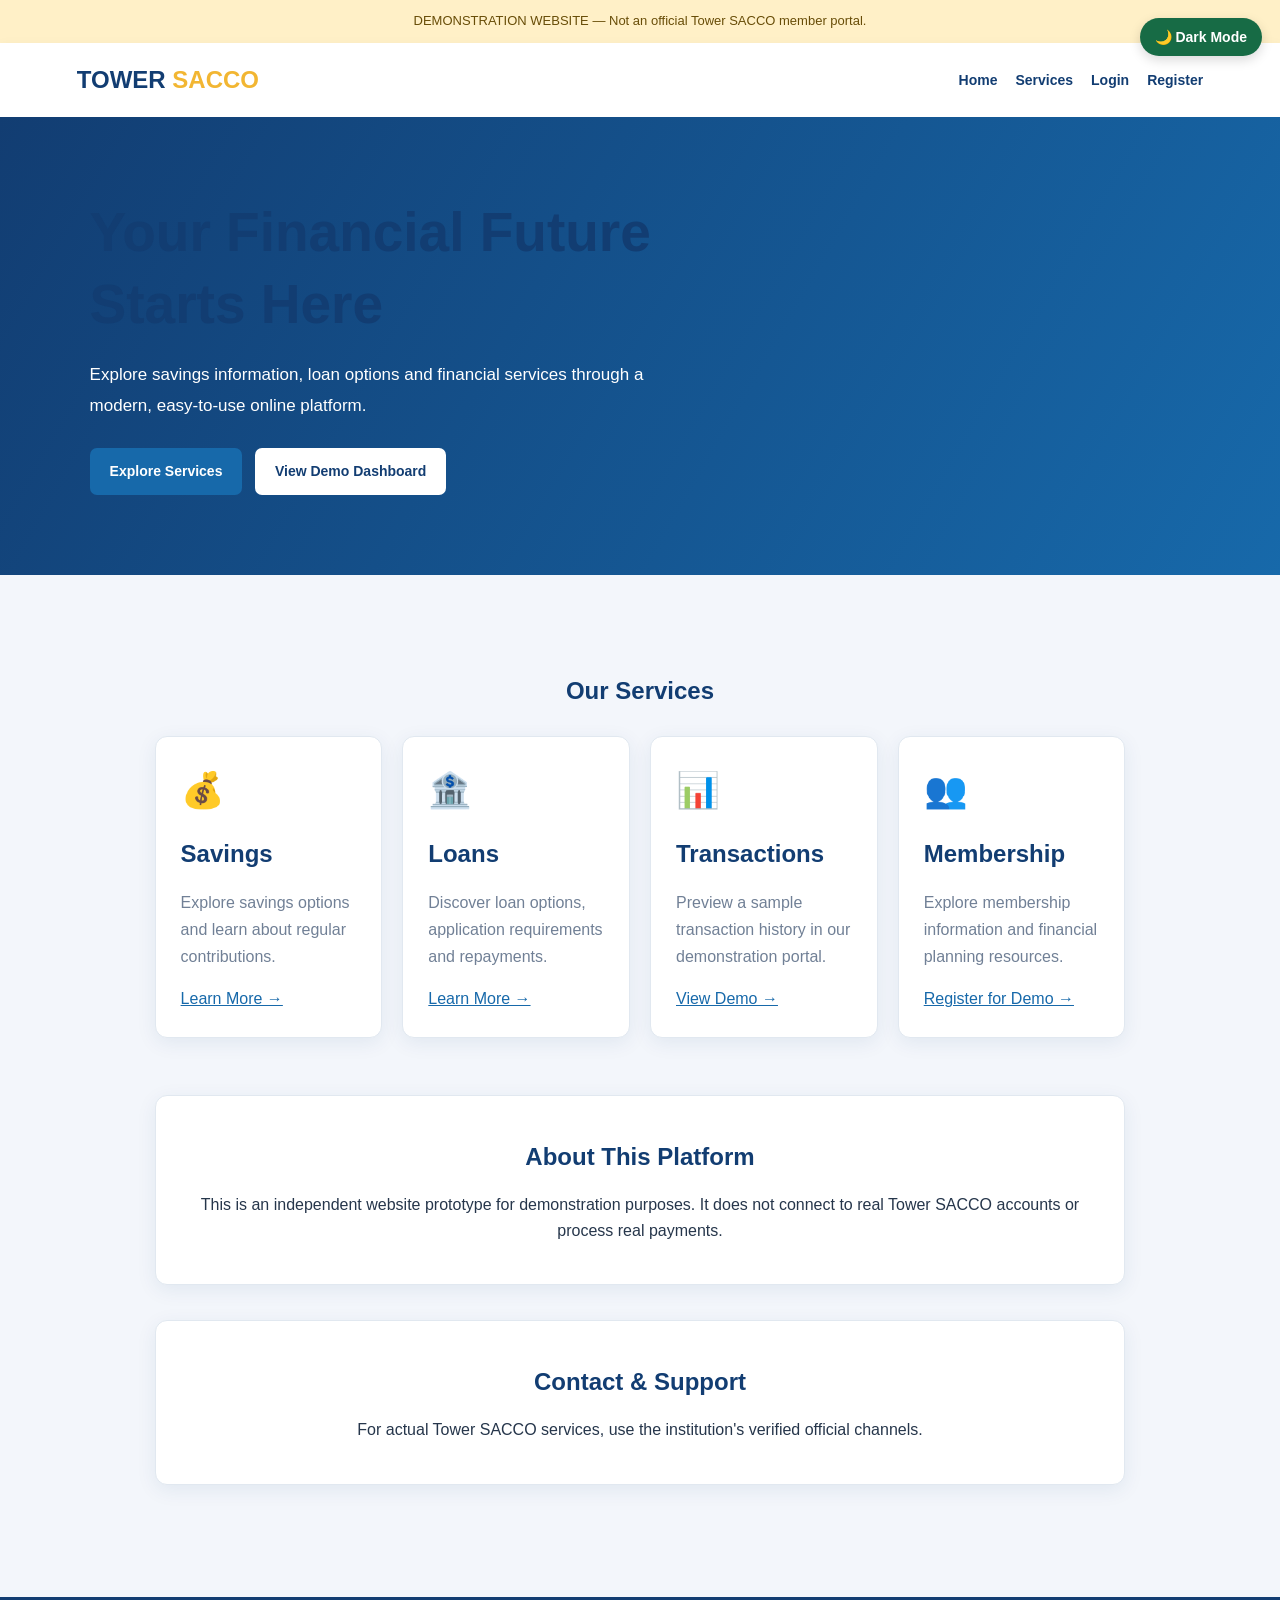
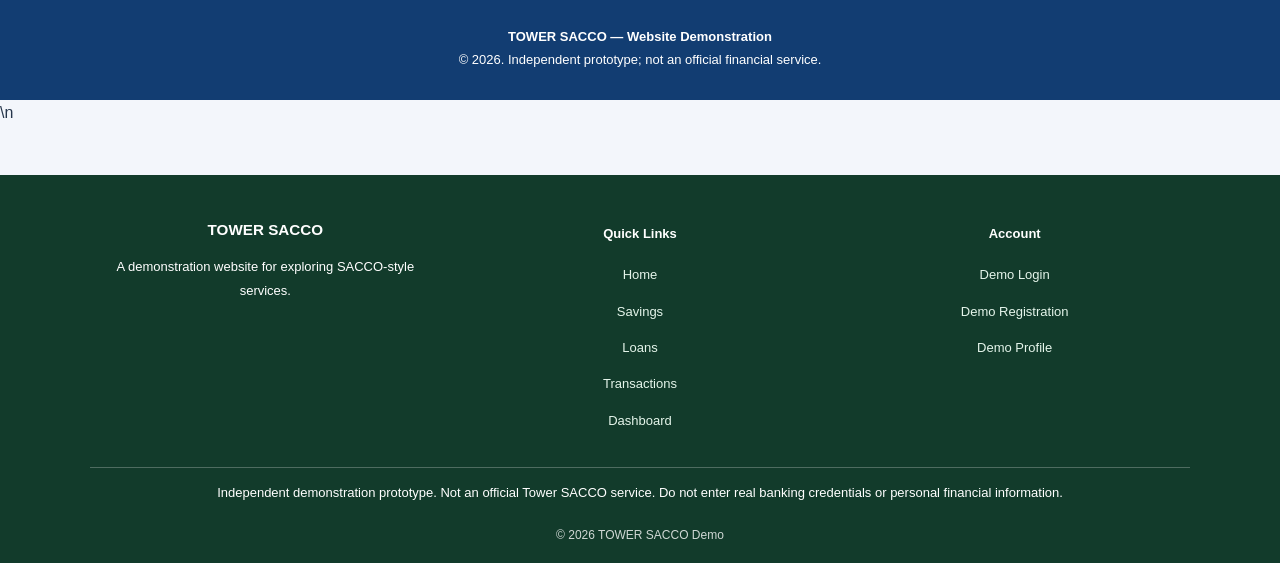
<file: index.html>
<!DOCTYPE html>
<html lang="en">
<head>
<meta charset="UTF-8">
<meta name="viewport" content="width=device-width, initial-scale=1.0">
<title>TOWER SACCO | Financial Services</title>
<style>
:root {
  --navy: #123d72;
  --blue: #1769aa;
  --gold: #f2b632;
  --light: #f3f6fb;
}
* { box-sizing: border-box; }
body {
  margin: 0;
  font-family: Arial, sans-serif;
  background: var(--light);
  color: #26364b;
}
header {
  background: white;
  padding: 20px 7%;
  display: flex;
  align-items: center;
  justify-content: space-between;
  flex-wrap: wrap;
  gap: 15px;
}
.logo {
  font-size: 25px;
  font-weight: bold;
  color: var(--navy);
}
.logo span { color: var(--gold); }
nav { display: flex; gap: 18px; flex-wrap: wrap; }
nav a {
  text-decoration: none;
  color: var(--navy);
  font-weight: bold;
}
.notice {
  padding: 10px;
  background: #fff0c7;
  text-align: center;
  font-size: 13px;
}
.hero {
  padding: 80px 7%;
  background: linear-gradient(120deg, #123d72, #1769aa);
  color: white;
}
.hero h1 {
  font-size: clamp(35px, 5vw, 55px);
  max-width: 650px;
  margin: 0 0 20px;
}
.hero p {
  max-width: 600px;
  line-height: 1.8;
  font-size: 17px;
}
.button {
  display: inline-block;
  padding: 14px 22px;
  margin: 10px 8px 0 0;
  background: var(--gold);
  color: #142a43;
  text-decoration: none;
  border-radius: 6px;
  font-weight: bold;
}
.button.alt {
  background: white;
  color: var(--navy);
}
main { padding: 45px 7%; }
h2 { color: var(--navy); }
.title { text-align: center; margin-bottom: 30px; }
.cards {
  display: grid;
  grid-template-columns: repeat(auto-fit, minmax(220px, 1fr));
  gap: 22px;
}
.card {
  background: white;
  padding: 28px;
  border-radius: 12px;
  box-shadow: 0 4px 16px #0000000a;
}
.icon { font-size: 35px; }
.card p { line-height: 1.7; color: #63738a; }
.info {
  margin-top: 35px;
  padding: 28px;
  background: white;
  border-radius: 12px;
  text-align: center;
}
footer {
  background: #102e52;
  color: white;
  text-align: center;
  padding: 28px;
  line-height: 1.8;
}
@media(max-width:600px) {
  header { padding: 18px 5%; }
  .hero { padding: 55px 5%; }
  main { padding: 35px 5%; }
}
</style>
    <link rel="stylesheet" href="style.css">
</head>
<body>

<div class="notice">
DEMONSTRATION WEBSITE — Not an official Tower SACCO member portal.
</div>

<header>
  <div class="logo">TOWER <span>SACCO</span></div>
  <nav>
    <a href="#home">Home</a>
    <a href="#services">Services</a>
    <a href="login.html">Login</a>
    <a href="signup.html">Register</a>
  </nav>
</header>

<section class="hero" id="home">
  <h1>Your Financial Future Starts Here</h1>
  <p>
    Explore savings information, loan options and financial services
    through a modern, easy-to-use online platform.
  </p>
  <a class="button" href="#services">Explore Services</a>
  <a class="button alt" href="dashboard.html">View Demo Dashboard</a>
</section>

<main>
  <h2 class="title" id="services">Our Services</h2>
  <div class="cards">
    <div class="card">
      <div class="icon">💰</div>
      <h2>Savings</h2>
      <p>Explore savings options and learn about regular contributions.</p>
      <a href="savings.html">Learn More →</a>
    </div>
    <div class="card">
      <div class="icon">🏦</div>
      <h2>Loans</h2>
      <p>Discover loan options, application requirements and repayments.</p>
      <a href="loans.html">Learn More →</a>
    </div>
    <div class="card">
      <div class="icon">📊</div>
      <h2>Transactions</h2>
      <p>Preview a sample transaction history in our demonstration portal.</p>
      <a href="transactions.html">View Demo →</a>
    </div>
    <div class="card">
      <div class="icon">👥</div>
      <h2>Membership</h2>
      <p>Explore membership information and financial planning resources.</p>
      <a href="signup.html">Register for Demo →</a>
    </div>
  </div>

  <section class="info">
    <h2>About This Platform</h2>
    <p>
      This is an independent website prototype for demonstration purposes.
      It does not connect to real Tower SACCO accounts or process real payments.
    </p>
  </section>

  <section class="info" id="contact">
    <h2>Contact & Support</h2>
    <p>For actual Tower SACCO services, use the institution's verified official channels.</p>
  </section>
</main>

<footer>
  <strong>TOWER SACCO — Website Demonstration</strong><br>
  © 2026. Independent prototype; not an official financial service.
</footer>


<script>
document.addEventListener("DOMContentLoaded", function () {
    const nav = document.querySelector("nav");
    if (!nav) return;

    const header = nav.parentElement;
    if (!header) return;

    const button = document.createElement("button");
    button.className = "mobile-menu-toggle";
    button.textContent = "☰ Menu";
    button.setAttribute("aria-expanded", "false");
    button.style.display = "none";
    button.style.margin = "10px 0";
    button.style.padding = "10px 16px";
    button.style.border = "0";
    button.style.borderRadius = "8px";
    button.style.cursor = "pointer";

    header.insertBefore(button, nav);

    function updateMenu() {
        if (window.innerWidth <= 650) {
            button.style.display = "inline-block";
            nav.style.display = button.getAttribute("aria-expanded") === "true" ? "flex" : "none";
            nav.style.flexDirection = "column";
            nav.style.alignItems = "flex-start";
        } else {
            button.style.display = "none";
            nav.style.display = "";
            nav.style.flexDirection = "";
            nav.style.alignItems = "";
        }
    }

    button.addEventListener("click", function () {
        const open = button.getAttribute("aria-expanded") !== "true";
        button.setAttribute("aria-expanded", String(open));
        updateMenu();
    });

    window.addEventListener("resize", updateMenu);
    updateMenu();
});
</script>
\n
<footer class="site-footer">
  <div class="footer-content">
    <div>
      <h3>TOWER SACCO</h3>
      <p>A demonstration website for exploring SACCO-style services.</p>
    </div>
    <div>
      <h4>Quick Links</h4>
      <p><a href="index.html">Home</a></p>
      <p><a href="savings.html">Savings</a></p>
      <p><a href="loans.html">Loans</a></p>
      <p><a href="transactions.html">Transactions</a></p>
      <p><a href="dashboard.html">Dashboard</a></p>
    </div>
    <div>
      <h4>Account</h4>
      <p><a href="login.html">Demo Login</a></p>
      <p><a href="signup.html">Demo Registration</a></p>
      <p><a href="profile.html">Demo Profile</a></p>
    </div>
  </div>
  <p class="footer-notice">
    Independent demonstration prototype. Not an official Tower SACCO service.
    Do not enter real banking credentials or personal financial information.
  </p>
  <p class="footer-copy">&copy; 2026 TOWER SACCO Demo</p>
</footer>

    <script src="notifications.js"></script>
    <script src="theme.js"></script>
</body>
</html>
</file>
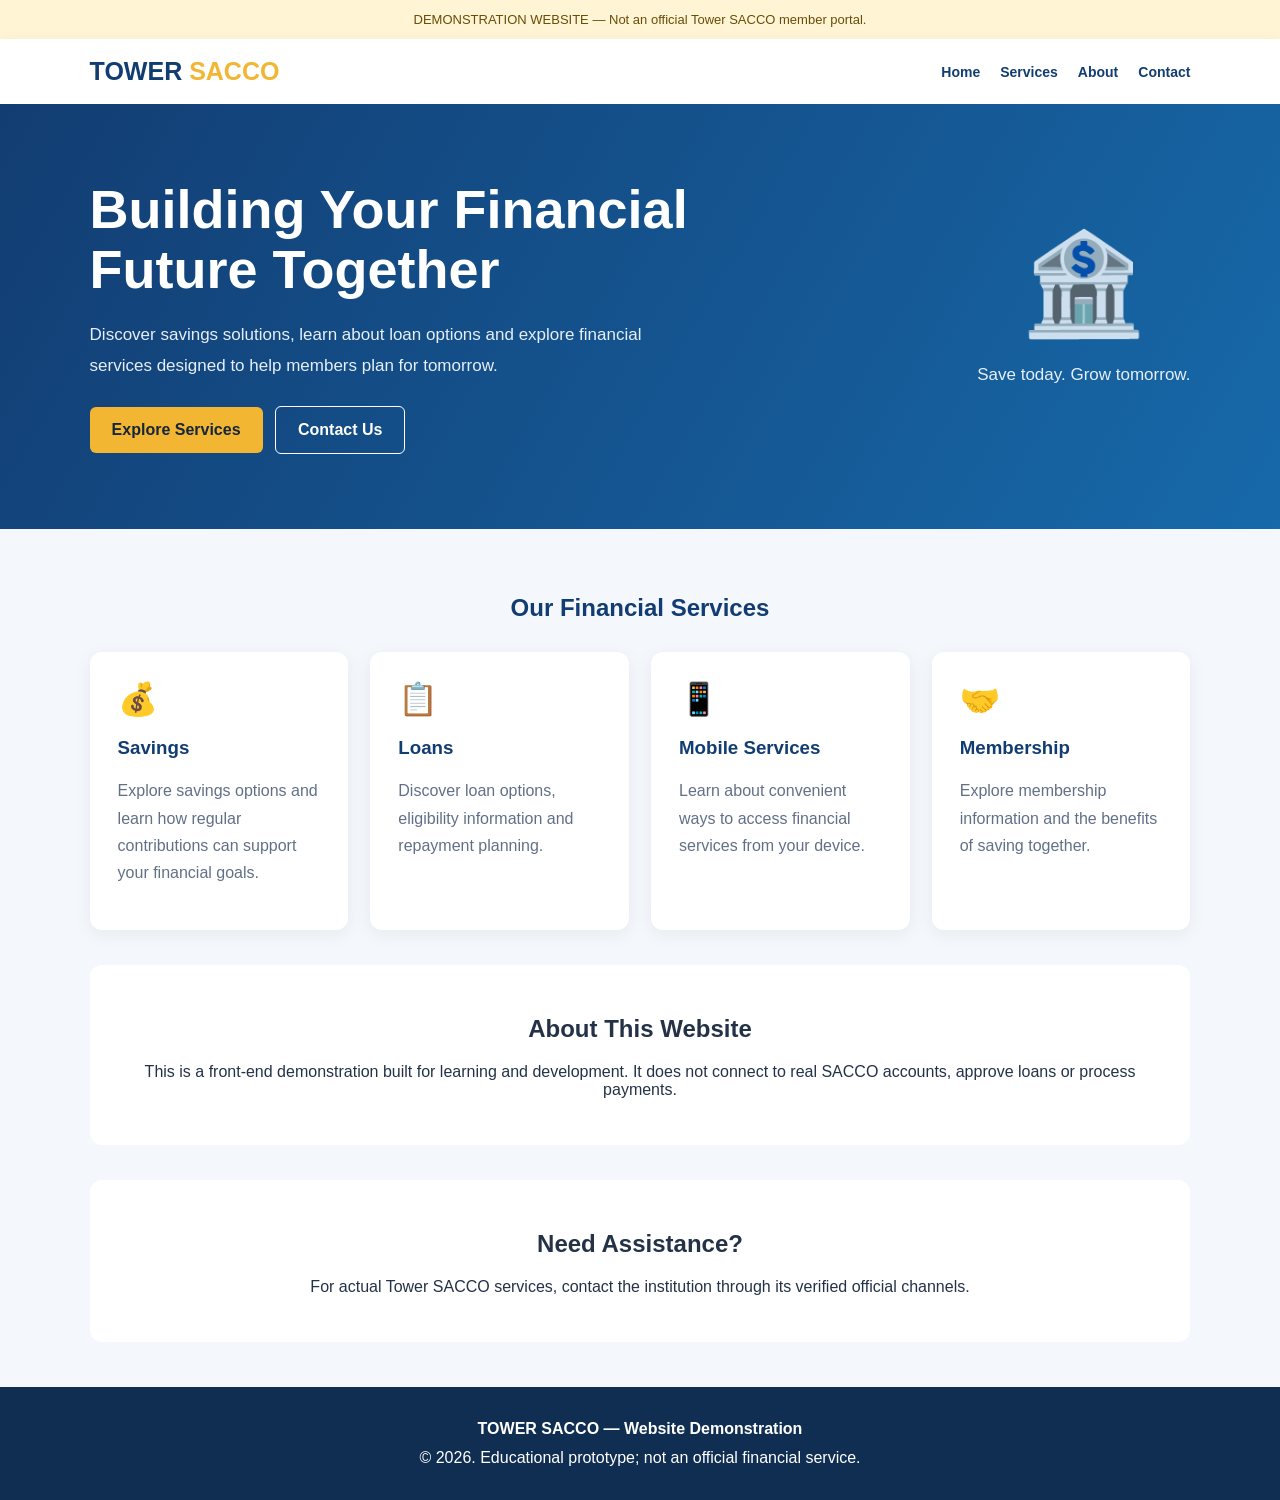
<file: tower-sacco/index.html>
<!DOCTYPE html>
<html lang="en">
<head>
  <meta charset="UTF-8">
  <meta name="viewport" content="width=device-width, initial-scale=1.0">
  <title>Tower SACCO | Financial Services</title>
  <meta name="description" content="A modern SACCO demonstration website for savings, loans and member services.">
  <style>
    :root {
      --navy: #123d72;
      --blue: #1769aa;
      --gold: #f2b632;
      --light: #f4f7fb;
      --white: #ffffff;
      --text: #243247;
    }

    * { box-sizing: border-box; }

    body {
      margin: 0;
      font-family: Arial, sans-serif;
      color: var(--text);
      background: var(--light);
    }

    header {
      background: var(--white);
      padding: 18px 7%;
      display: flex;
      justify-content: space-between;
      align-items: center;
      flex-wrap: wrap;
      gap: 15px;
      box-shadow: 0 2px 12px #0000000d;
    }

    .brand {
      color: var(--navy);
      font-size: 25px;
      font-weight: 800;
    }

    .brand span { color: var(--gold); }

    nav { display: flex; gap: 20px; flex-wrap: wrap; }

    nav a {
      color: var(--navy);
      text-decoration: none;
      font-size: 14px;
      font-weight: bold;
    }

    .hero {
      background: linear-gradient(120deg, #123d72, #1769aa);
      color: white;
      padding: 75px 7%;
      display: flex;
      align-items: center;
      justify-content: space-between;
      gap: 35px;
      flex-wrap: wrap;
    }

    .hero-content { max-width: 600px; }

    .hero h1 {
      font-size: clamp(34px, 5vw, 54px);
      line-height: 1.12;
      margin: 0 0 20px;
    }

    .hero p {
      font-size: 17px;
      line-height: 1.8;
      color: #e6effa;
    }

    .button {
      display: inline-block;
      padding: 14px 22px;
      border-radius: 6px;
      background: var(--gold);
      color: #17263a;
      text-decoration: none;
      font-weight: bold;
      border: none;
      cursor: pointer;
      margin: 8px 8px 0 0;
    }

    .button.secondary {
      background: transparent;
      border: 1px solid white;
      color: white;
    }

    .notice {
      background: #fff4d4;
      color: #684d08;
      text-align: center;
      padding: 12px;
      font-size: 13px;
    }

    main { padding: 45px 7%; }

    .section-title {
      text-align: center;
      color: var(--navy);
      margin-bottom: 30px;
    }

    .cards {
      display: grid;
      grid-template-columns: repeat(auto-fit, minmax(220px, 1fr));
      gap: 22px;
    }

    .card {
      background: white;
      padding: 28px;
      border-radius: 12px;
      box-shadow: 0 4px 18px #193d6510;
    }

    .card .icon { font-size: 32px; }

    .card h3 { color: var(--navy); }

    .card p { line-height: 1.7; color: #627087; }

    .info {
      margin-top: 35px;
      background: white;
      padding: 30px;
      border-radius: 12px;
      text-align: center;
    }

    footer {
      background: #102e52;
      color: white;
      padding: 28px 7%;
      text-align: center;
      line-height: 1.8;
    }

    @media (max-width: 600px) {
      header { padding: 18px 5%; }
      nav { gap: 12px; }
      .hero { padding: 50px 5%; }
      main { padding: 35px 5%; }
    }
  </style>
</head>
<body>

  <div class="notice">
    DEMONSTRATION WEBSITE — Not an official Tower SACCO member portal.
  </div>

  <header>
    <div class="brand">TOWER <span>SACCO</span></div>
    <nav>
      <a href="#home">Home</a>
      <a href="#services">Services</a>
      <a href="#about">About</a>
      <a href="#contact">Contact</a>
    </nav>
  </header>

  <section class="hero" id="home">
    <div class="hero-content">
      <h1>Building Your Financial Future Together</h1>
      <p>
        Discover savings solutions, learn about loan options and explore
        financial services designed to help members plan for tomorrow.
      </p>
      <a class="button" href="#services">Explore Services</a>
      <a class="button secondary" href="#contact">Contact Us</a>
    </div>
    <div>
      <div style="font-size:100px;text-align:center;">🏦</div>
      <p style="text-align:center;">Save today. Grow tomorrow.</p>
    </div>
  </section>

  <main>
    <h2 class="section-title" id="services">Our Financial Services</h2>

    <div class="cards">
      <article class="card">
        <div class="icon">💰</div>
        <h3>Savings</h3>
        <p>Explore savings options and learn how regular contributions can support your financial goals.</p>
      </article>

      <article class="card">
        <div class="icon">📋</div>
        <h3>Loans</h3>
        <p>Discover loan options, eligibility information and repayment planning.</p>
      </article>

      <article class="card">
        <div class="icon">📱</div>
        <h3>Mobile Services</h3>
        <p>Learn about convenient ways to access financial services from your device.</p>
      </article>

      <article class="card">
        <div class="icon">🤝</div>
        <h3>Membership</h3>
        <p>Explore membership information and the benefits of saving together.</p>
      </article>
    </div>

    <section class="info" id="about">
      <h2>About This Website</h2>
      <p>
        This is a front-end demonstration built for learning and development.
        It does not connect to real SACCO accounts, approve loans or process payments.
      </p>
    </section>

    <section class="info" id="contact">
      <h2>Need Assistance?</h2>
      <p>For actual Tower SACCO services, contact the institution through its verified official channels.</p>
    </section>
  </main>

  <footer>
    <strong>TOWER SACCO — Website Demonstration</strong>
    <br>
    © 2026. Educational prototype; not an official financial service.
  </footer>

</body>
</html>
</file>
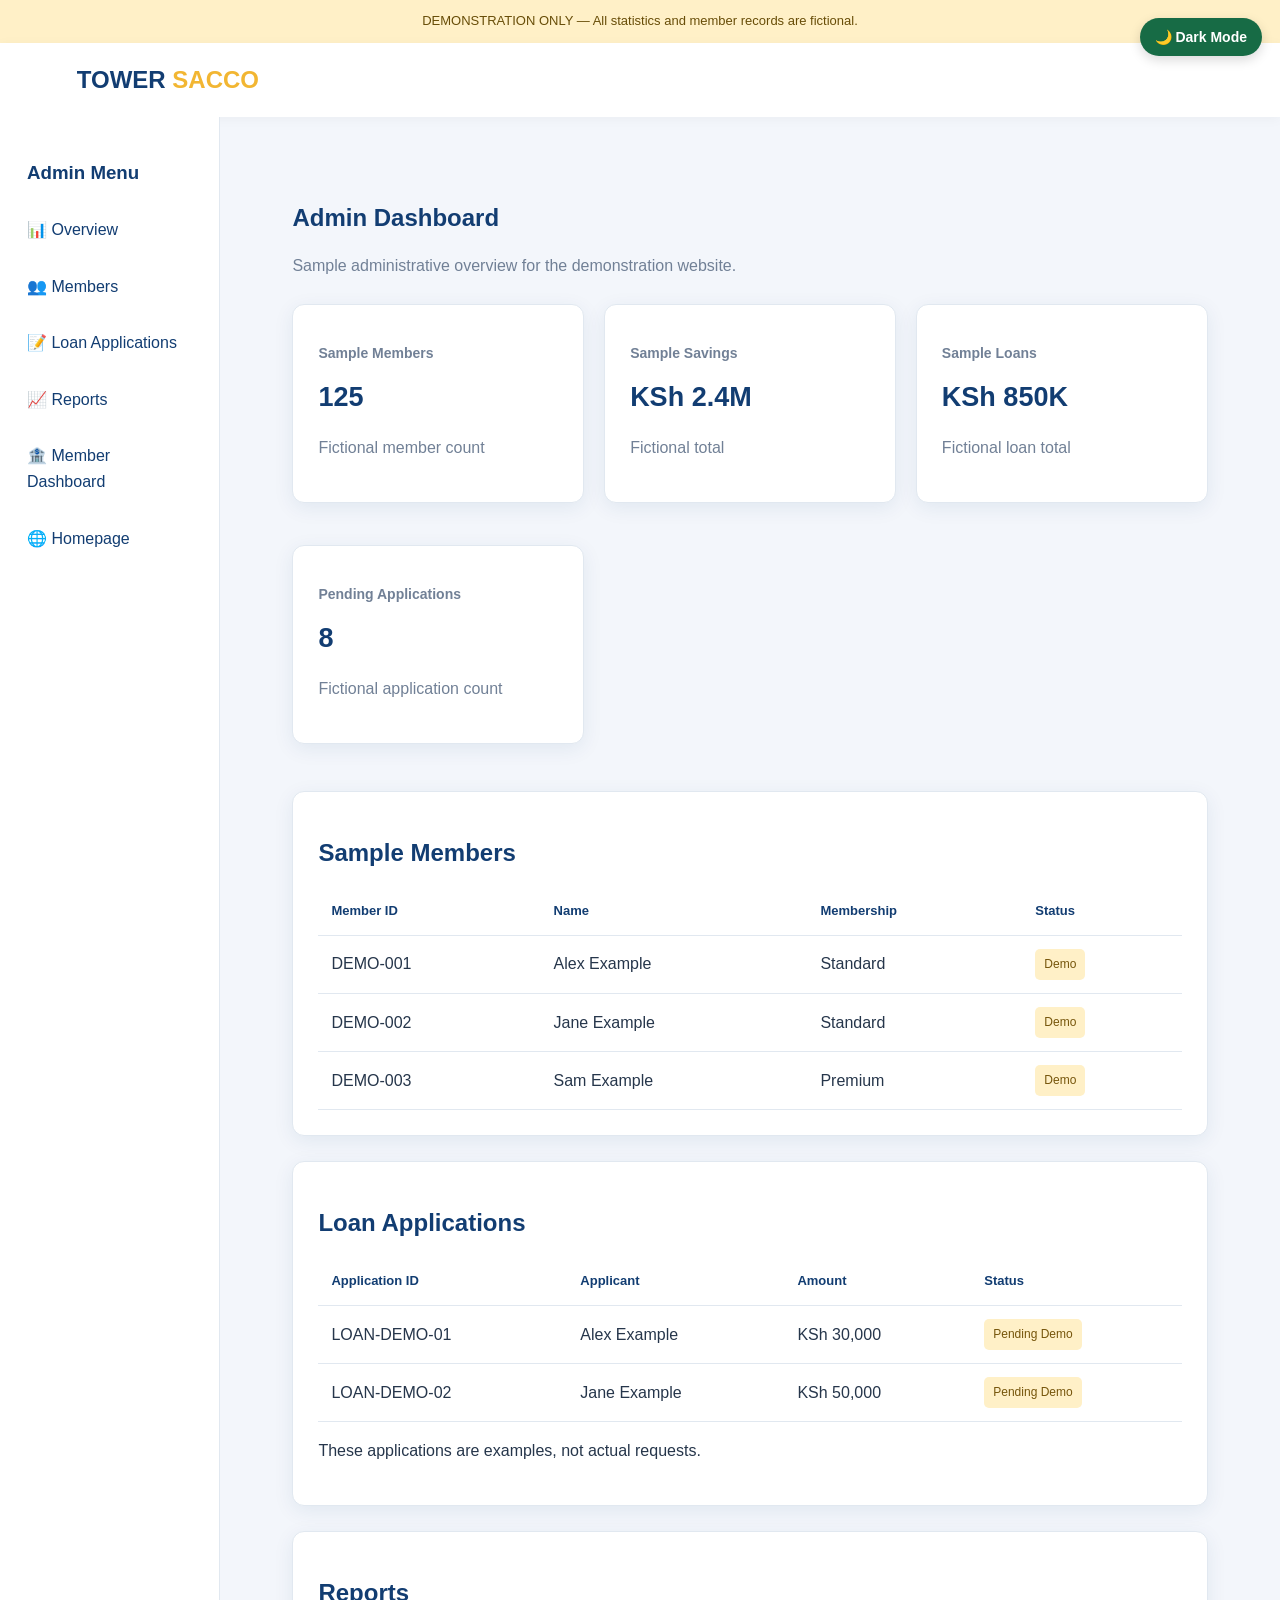
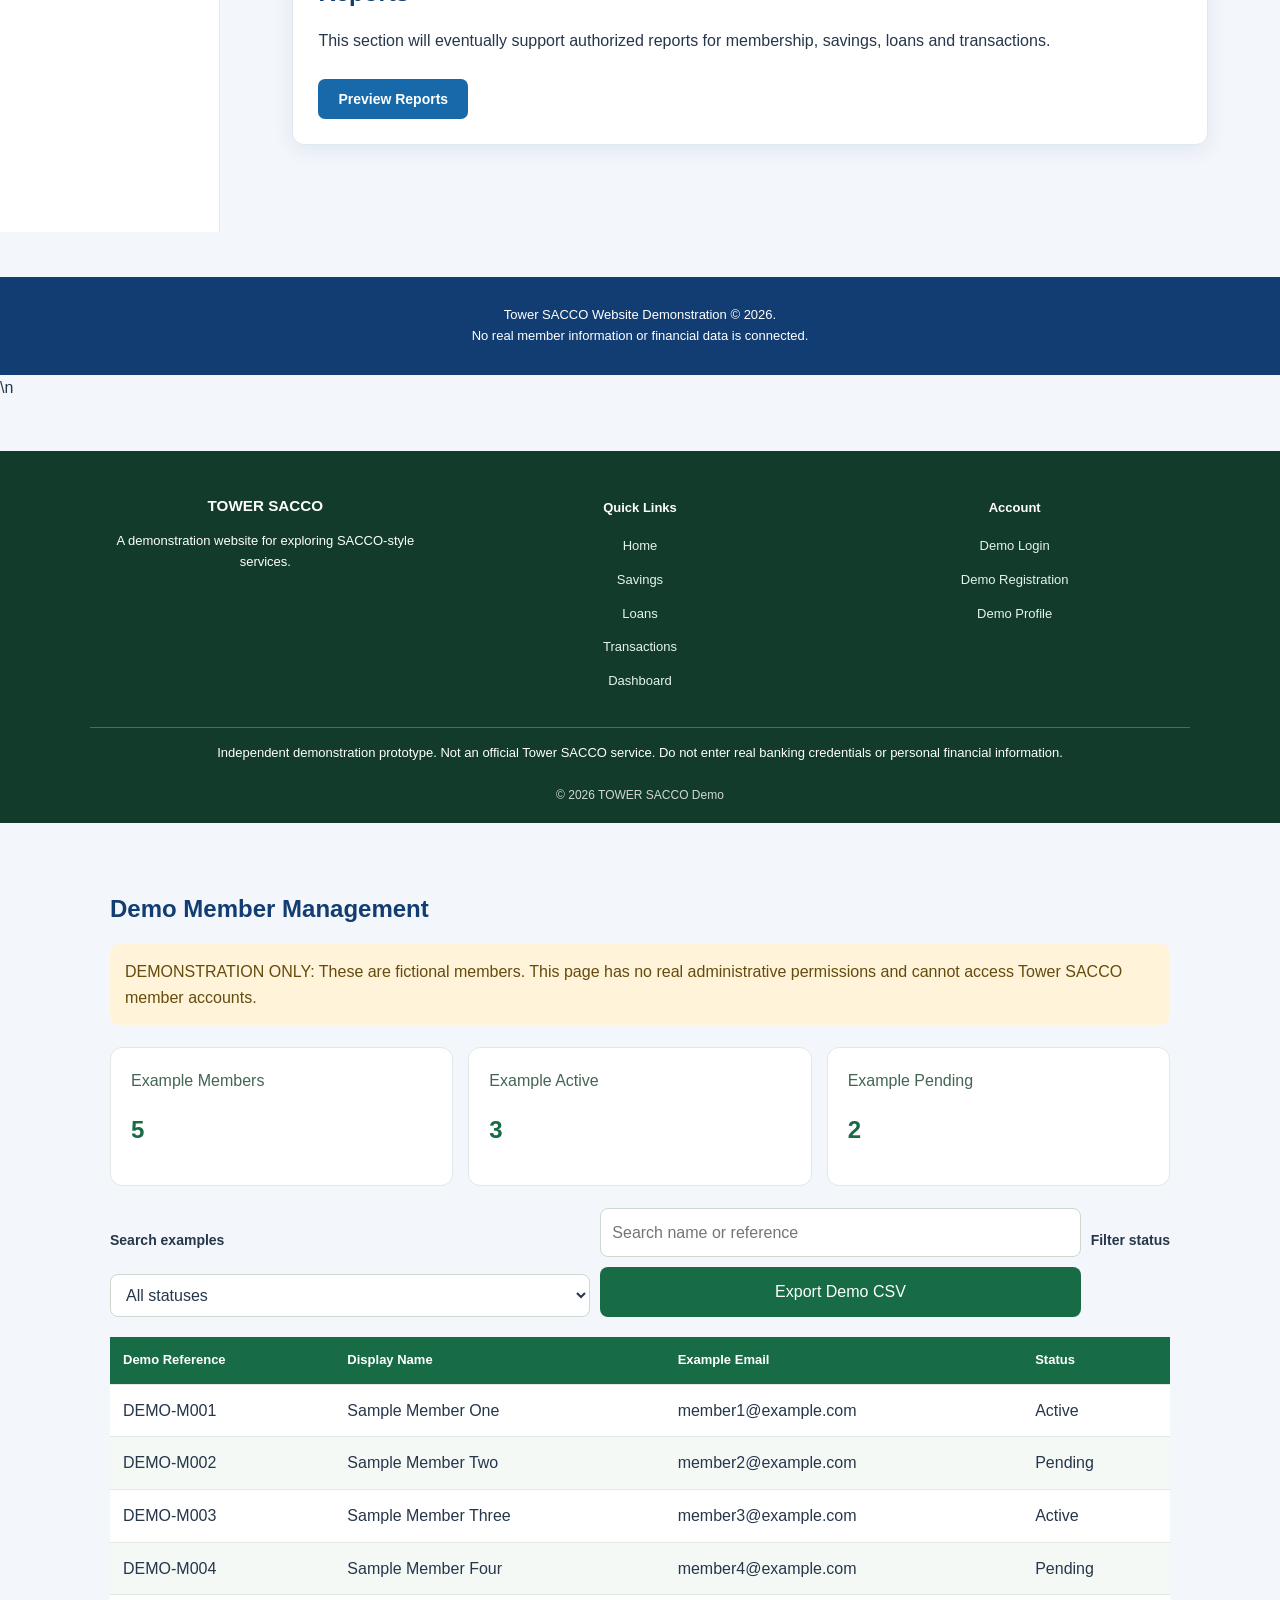
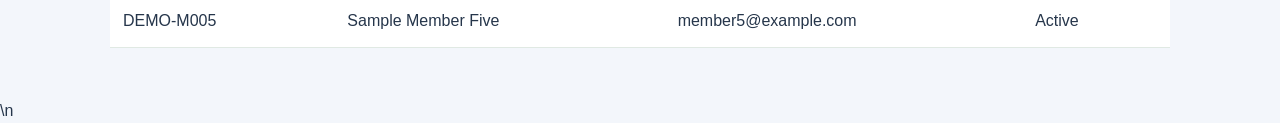
<file: admin.html>
<!DOCTYPE html>
<html lang="en">
<head>
<meta charset="UTF-8">
<meta name="viewport" content="width=device-width, initial-scale=1.0">
<title>Admin Dashboard | Tower SACCO Demo</title>

<style>
:root {
  --navy: #123d72;
  --blue: #1769aa;
  --gold: #f2b632;
  --bg: #f3f6fb;
  --white: #ffffff;
  --text: #26364b;
}

* {
  box-sizing: border-box;
}

body {
  margin: 0;
  font-family: Arial, sans-serif;
  background: var(--bg);
  color: var(--text);
}

header {
  background: var(--navy);
  color: white;
  padding: 20px 5%;
  display: flex;
  justify-content: space-between;
  align-items: center;
  flex-wrap: wrap;
  gap: 15px;
}

.logo {
  font-size: 23px;
  font-weight: bold;
}

.logo span {
  color: var(--gold);
}

header a {
  color: white;
  text-decoration: none;
}

.notice {
  background: #fff0c7;
  color: #684d08;
  text-align: center;
  padding: 12px;
  font-size: 13px;
}

.layout {
  display: grid;
  grid-template-columns: 220px minmax(0, 1fr);
  min-height: 85vh;
}

.sidebar {
  background: white;
  padding: 25px 15px;
  border-right: 1px solid #e1e8f0;
}

.sidebar h3 {
  color: var(--navy);
  padding-left: 12px;
}

.sidebar a {
  display: block;
  padding: 13px 12px;
  margin: 5px 0;
  border-radius: 6px;
  color: var(--navy);
  text-decoration: none;
}

.sidebar a:hover {
  background: #edf5ff;
}

main {
  padding: 30px;
  min-width: 0;
}

h1, h2 {
  color: var(--navy);
}

.subtitle {
  color: #718096;
}

.cards {
  display: grid;
  grid-template-columns: repeat(auto-fit, minmax(180px, 1fr));
  gap: 18px;
  margin: 25px 0;
}

.card {
  background: white;
  padding: 23px;
  border-radius: 10px;
  box-shadow: 0 4px 16px #00000008;
}

.card h3 {
  color: #718096;
  font-size: 14px;
}

.metric {
  font-size: 27px;
  font-weight: bold;
  color: var(--navy);
}

.panel {
  background: white;
  padding: 24px;
  border-radius: 10px;
  margin-top: 25px;
  overflow-x: auto;
}

table {
  width: 100%;
  border-collapse: collapse;
  min-width: 470px;
}

th, td {
  text-align: left;
  padding: 14px;
  border-bottom: 1px solid #e7edf4;
}

th {
  color: var(--navy);
  font-size: 13px;
}

.badge {
  display: inline-block;
  padding: 6px 9px;
  border-radius: 5px;
  background: #fff0c7;
  color: #76550b;
  font-size: 12px;
}

.button {
  display: inline-block;
  background: var(--blue);
  color: white;
  padding: 12px 17px;
  text-decoration: none;
  border-radius: 6px;
  margin-top: 10px;
  border: 0;
  cursor: pointer;
}

footer {
  text-align: center;
  padding: 25px;
  color: #718096;
  font-size: 13px;
}

@media (max-width: 700px) {
  .layout {
    grid-template-columns: 1fr;
  }

  .sidebar {
    border-right: 0;
    border-bottom: 1px solid #e1e8f0;
  }

  .sidebar a {
    display: inline-block;
  }

  main {
    padding: 18px;
  }
}
</style>
    <link rel="stylesheet" href="style.css">
</head>

<body>

<div class="notice">
DEMONSTRATION ONLY — All statistics and member records are fictional.
</div>

<header>
  <div class="logo">TOWER <span>SACCO</span></div>
  <a href="index.html">← View Homepage</a>
</header>

<div class="layout">

  <aside class="sidebar">
    <h3>Admin Menu</h3>

    <a href="#overview">📊 Overview</a>
    <a href="#members">👥 Members</a>
    <a href="#loans">📝 Loan Applications</a>
    <a href="#reports">📈 Reports</a>
    <a href="dashboard.html">🏦 Member Dashboard</a>
    <a href="index.html">🌐 Homepage</a>
  </aside>

  <main>

    <section id="overview">
      <h1>Admin Dashboard</h1>
      <p class="subtitle">
        Sample administrative overview for the demonstration website.
      </p>

      <div class="cards">

        <div class="card">
          <h3>Sample Members</h3>
          <div class="metric">125</div>
          <p>Fictional member count</p>
        </div>

        <div class="card">
          <h3>Sample Savings</h3>
          <div class="metric">KSh 2.4M</div>
          <p>Fictional total</p>
        </div>

        <div class="card">
          <h3>Sample Loans</h3>
          <div class="metric">KSh 850K</div>
          <p>Fictional loan total</p>
        </div>

        <div class="card">
          <h3>Pending Applications</h3>
          <div class="metric">8</div>
          <p>Fictional application count</p>
        </div>

      </div>
    </section>

    <section class="panel" id="members">
      <h2>Sample Members</h2>

      <table>
        <thead>
          <tr>
            <th>Member ID</th>
            <th>Name</th>
            <th>Membership</th>
            <th>Status</th>
          </tr>
        </thead>

        <tbody>
          <tr>
            <td>DEMO-001</td>
            <td>Alex Example</td>
            <td>Standard</td>
            <td><span class="badge">Demo</span></td>
          </tr>

          <tr>
            <td>DEMO-002</td>
            <td>Jane Example</td>
            <td>Standard</td>
            <td><span class="badge">Demo</span></td>
          </tr>

          <tr>
            <td>DEMO-003</td>
            <td>Sam Example</td>
            <td>Premium</td>
            <td><span class="badge">Demo</span></td>
          </tr>
        </tbody>
      </table>
    </section>

    <section class="panel" id="loans">
      <h2>Loan Applications</h2>

      <table>
        <thead>
          <tr>
            <th>Application ID</th>
            <th>Applicant</th>
            <th>Amount</th>
            <th>Status</th>
          </tr>
        </thead>

        <tbody>
          <tr>
            <td>LOAN-DEMO-01</td>
            <td>Alex Example</td>
            <td>KSh 30,000</td>
            <td><span class="badge">Pending Demo</span></td>
          </tr>

          <tr>
            <td>LOAN-DEMO-02</td>
            <td>Jane Example</td>
            <td>KSh 50,000</td>
            <td><span class="badge">Pending Demo</span></td>
          </tr>
        </tbody>
      </table>

      <p>These applications are examples, not actual requests.</p>
    </section>

    <section class="panel" id="reports">
      <h2>Reports</h2>

      <p>
        This section will eventually support authorized reports for
        membership, savings, loans and transactions.
      </p>

      <button class="button" onclick="alert('Reports require a connected database. No real report was generated.')">
        Preview Reports
      </button>
    </section>

  </main>
</div>

<footer>
  Tower SACCO Website Demonstration © 2026.
  <br>
  No real member information or financial data is connected.
</footer>


<script>
document.addEventListener("DOMContentLoaded", function () {
    const nav = document.querySelector("nav");
    if (!nav) return;

    const header = nav.parentElement;
    if (!header) return;

    const button = document.createElement("button");
    button.className = "mobile-menu-toggle";
    button.textContent = "☰ Menu";
    button.setAttribute("aria-expanded", "false");
    button.style.display = "none";
    button.style.margin = "10px 0";
    button.style.padding = "10px 16px";
    button.style.border = "0";
    button.style.borderRadius = "8px";
    button.style.cursor = "pointer";

    header.insertBefore(button, nav);

    function updateMenu() {
        if (window.innerWidth <= 650) {
            button.style.display = "inline-block";
            nav.style.display = button.getAttribute("aria-expanded") === "true" ? "flex" : "none";
            nav.style.flexDirection = "column";
            nav.style.alignItems = "flex-start";
        } else {
            button.style.display = "none";
            nav.style.display = "";
            nav.style.flexDirection = "";
            nav.style.alignItems = "";
        }
    }

    button.addEventListener("click", function () {
        const open = button.getAttribute("aria-expanded") !== "true";
        button.setAttribute("aria-expanded", String(open));
        updateMenu();
    });

    window.addEventListener("resize", updateMenu);
    updateMenu();
});
</script>
\n
<footer class="site-footer">
  <div class="footer-content">
    <div>
      <h3>TOWER SACCO</h3>
      <p>A demonstration website for exploring SACCO-style services.</p>
    </div>
    <div>
      <h4>Quick Links</h4>
      <p><a href="index.html">Home</a></p>
      <p><a href="savings.html">Savings</a></p>
      <p><a href="loans.html">Loans</a></p>
      <p><a href="transactions.html">Transactions</a></p>
      <p><a href="dashboard.html">Dashboard</a></p>
    </div>
    <div>
      <h4>Account</h4>
      <p><a href="login.html">Demo Login</a></p>
      <p><a href="signup.html">Demo Registration</a></p>
      <p><a href="profile.html">Demo Profile</a></p>
    </div>
  </div>
  <p class="footer-notice">
    Independent demonstration prototype. Not an official Tower SACCO service.
    Do not enter real banking credentials or personal financial information.
  </p>
  <p class="footer-copy">&copy; 2026 TOWER SACCO Demo</p>
</footer>


<section id="demo-admin-tools" class="admin-tools">
  <h1>Demo Member Management</h1>

  <div class="admin-notice">
    DEMONSTRATION ONLY: These are fictional members. This page has no real
    administrative permissions and cannot access Tower SACCO member accounts.
  </div>

  <div class="admin-summary">
    <article><span>Example Members</span><h2 id="admin-member-count">0</h2></article>
    <article><span>Example Active</span><h2 id="admin-active-count">0</h2></article>
    <article><span>Example Pending</span><h2 id="admin-pending-count">0</h2></article>
  </div>

  <div class="admin-controls">
    <label for="admin-search">Search examples</label>
    <input id="admin-search" type="search" placeholder="Search name or reference">

    <label for="admin-status-filter">Filter status</label>
    <select id="admin-status-filter">
      <option value="all">All statuses</option>
      <option value="Active">Active</option>
      <option value="Pending">Pending</option>
    </select>

    <button id="admin-export" type="button">Export Demo CSV</button>
  </div>

  <div class="admin-table-wrap">
    <table class="admin-members-table">
      <thead>
        <tr><th>Demo Reference</th><th>Display Name</th><th>Example Email</th><th>Status</th></tr>
      </thead>
      <tbody id="admin-members-rows"></tbody>
    </table>
  </div>
  <p id="admin-empty" hidden>No example members match your search.</p>
</section>

<style>
.admin-tools { max-width: 1100px; margin: 30px auto; padding: 20px; }
.admin-notice {
  margin: 18px 0; padding: 15px; border-radius: 9px;
  background: #fff4d9; color: #654b0c; line-height: 1.6;
}
.admin-summary {
  display: grid; grid-template-columns: repeat(auto-fit, minmax(170px, 1fr));
  gap: 15px; margin: 22px 0;
}
.admin-summary article {
  padding: 20px; border: 1px solid #e0e9e3; border-radius: 12px; background: #fff;
}
.admin-summary span { color: #426653; }
.admin-summary h2 { color: #176b45; }
.admin-controls {
  display: grid; grid-template-columns: 1fr 1fr auto; gap: 10px; align-items: end;
  margin: 20px 0;
}
.admin-controls label { font-weight: 600; }
.admin-controls input, .admin-controls select {
  box-sizing: border-box; width: 100%; padding: 11px;
  border: 1px solid #ccd8d0; border-radius: 8px; font: inherit;
}
.admin-controls button {
  padding: 12px; border: 0; border-radius: 8px;
  background: #176b45; color: #fff; font: inherit; cursor: pointer;
}
.admin-table-wrap { overflow-x: auto; }
.admin-members-table { width: 100%; border-collapse: collapse; background: #fff; }
.admin-members-table th, .admin-members-table td {
  padding: 13px; text-align: left; border-bottom: 1px solid #e0e9e3;
}
.admin-members-table th { background: #176b45; color: #fff; }
.admin-members-table tr:nth-child(even) { background: #f5f9f6; }
@media(max-width:700px) { .admin-controls { grid-template-columns: 1fr; } }
</style>

<script>
(function () {
  const members = [
    {ref:"DEMO-M001", name:"Sample Member One", email:"member1@example.com", status:"Active"},
    {ref:"DEMO-M002", name:"Sample Member Two", email:"member2@example.com", status:"Pending"},
    {ref:"DEMO-M003", name:"Sample Member Three", email:"member3@example.com", status:"Active"},
    {ref:"DEMO-M004", name:"Sample Member Four", email:"member4@example.com", status:"Pending"},
    {ref:"DEMO-M005", name:"Sample Member Five", email:"member5@example.com", status:"Active"}
  ];

  const search = document.getElementById("admin-search");
  const filter = document.getElementById("admin-status-filter");
  const rows = document.getElementById("admin-members-rows");
  const empty = document.getElementById("admin-empty");

  document.getElementById("admin-member-count").textContent = members.length;
  document.getElementById("admin-active-count").textContent =
    members.filter(m => m.status === "Active").length;
  document.getElementById("admin-pending-count").textContent =
    members.filter(m => m.status === "Pending").length;

  function visibleMembers() {
    const query = search.value.trim().toLowerCase();
    return members.filter(m =>
      [m.ref, m.name, m.email, m.status].join(" ").toLowerCase().includes(query) &&
      (filter.value === "all" || m.status === filter.value)
    );
  }

  function render() {
    rows.replaceChildren();
    const data = visibleMembers();

    data.forEach(member => {
      const tr = document.createElement("tr");
      [member.ref, member.name, member.email, member.status].forEach(value => {
        const td = document.createElement("td");
        td.textContent = value;
        tr.appendChild(td);
      });
      rows.appendChild(tr);
    });

    empty.hidden = data.length !== 0;
  }

  search.addEventListener("input", render);
  filter.addEventListener("change", render);

  document.getElementById("admin-export").addEventListener("click", function () {
    const data = visibleMembers();
    const cell = value => '"' + String(value).replace(/"/g, '""') + '"';
    const csv = [
      ["Reference", "Display Name", "Example Email", "Status"],
      ...data.map(m => [m.ref, m.name, m.email, m.status])
    ].map(row => row.map(cell).join(",")).join("\r\n");

    const blob = new Blob(["\uFEFF" + csv], {type:"text/csv;charset=utf-8;"});
    const url = URL.createObjectURL(blob);
    const link = document.createElement("a");
    link.href = url;
    link.download = "tower-sacco-demo-members.csv";
    link.click();
    URL.revokeObjectURL(url);
  });

  render();
})();
</script>
\n    <script src="notifications.js"></script>
    <script src="theme.js"></script>
</body>
</html>
</file>
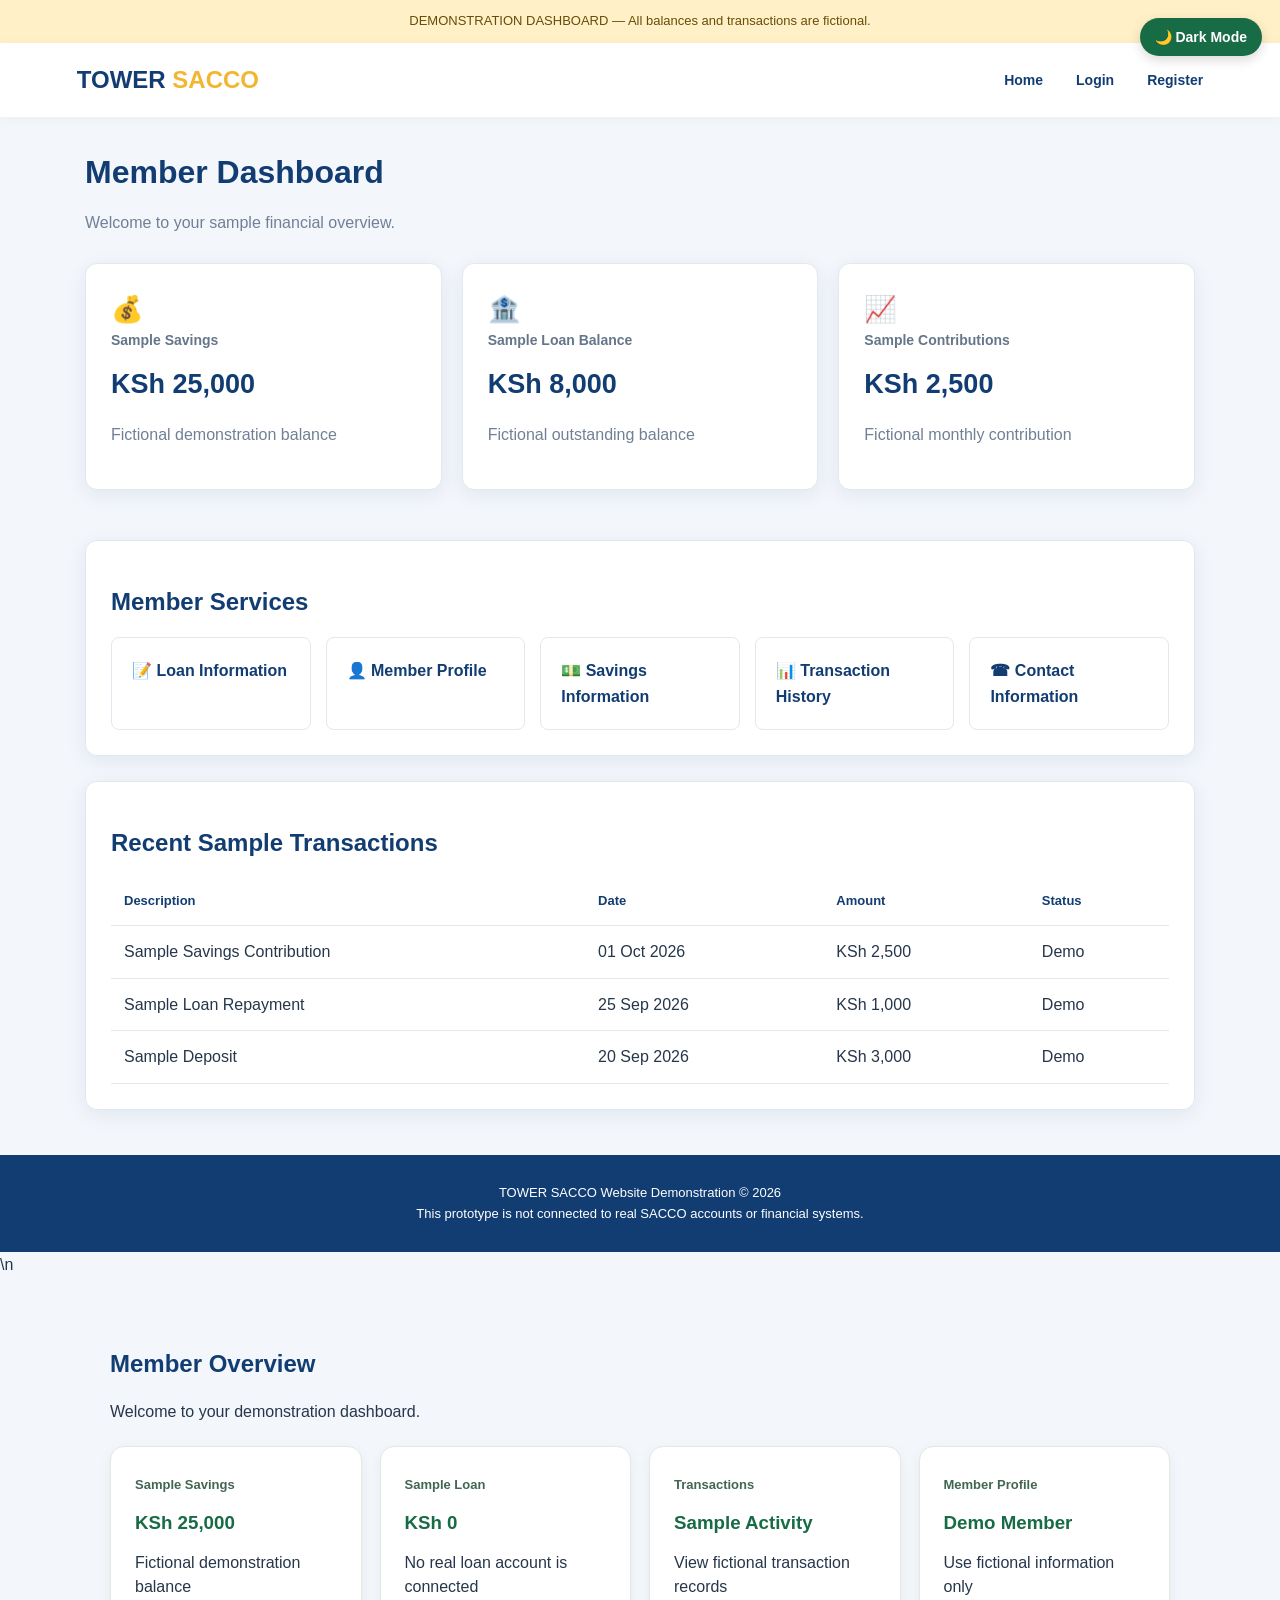
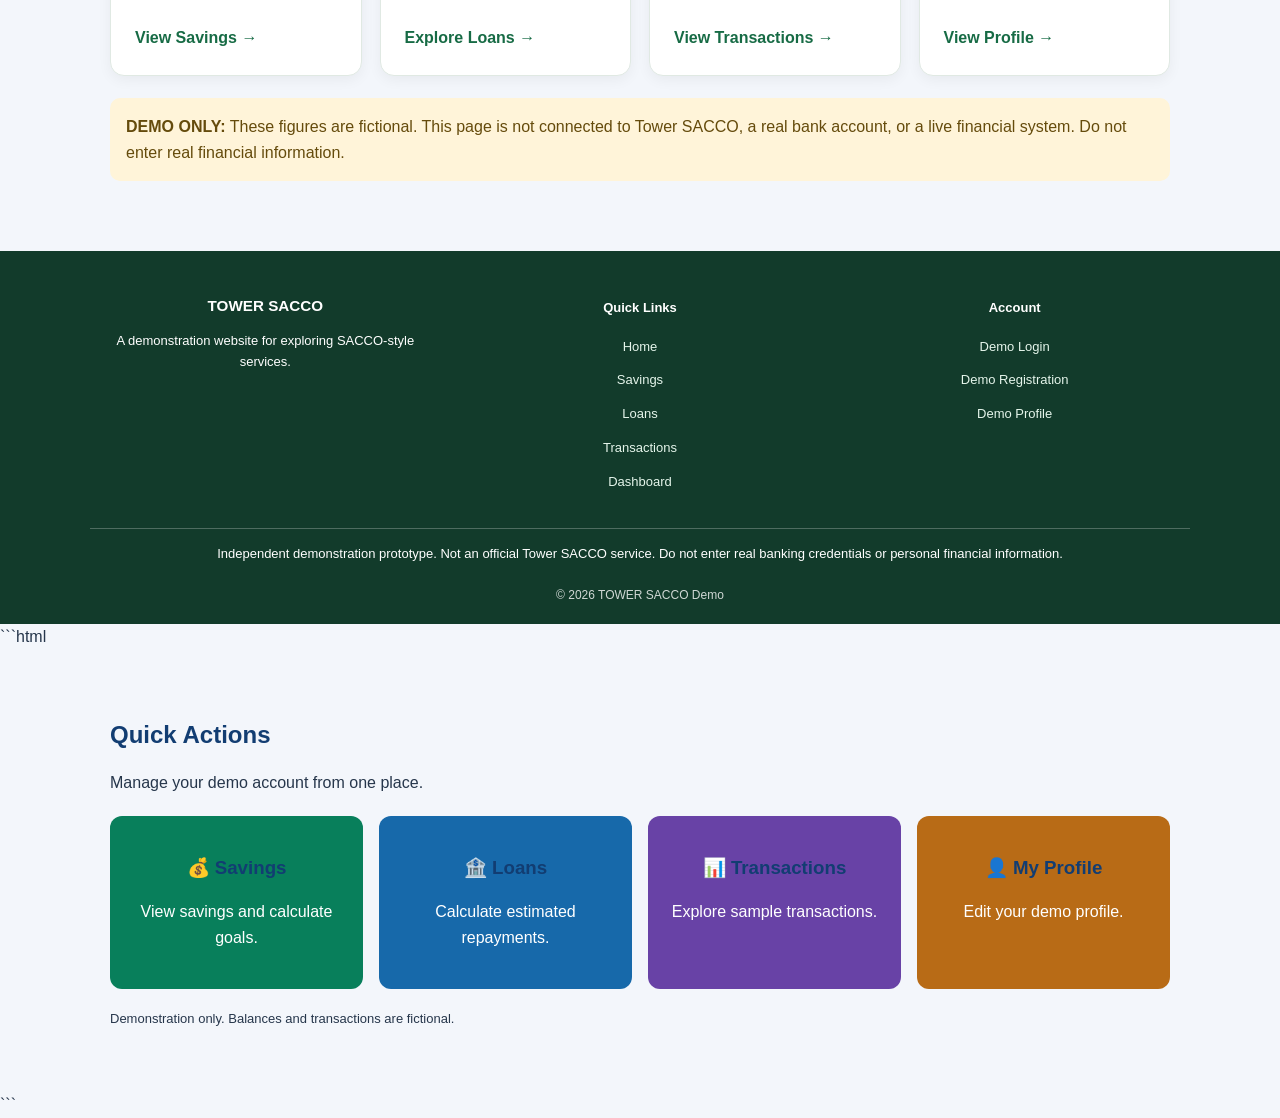
<file: dashboard.html>
<!DOCTYPE html>
<html lang="en">
<head>
<meta charset="UTF-8">
<meta name="viewport" content="width=device-width, initial-scale=1.0">
<title>Member Dashboard | SACCO Demo</title>

<style>
:root{
  --navy:#123d72;
  --blue:#1769aa;
  --gold:#f2b632;
  --bg:#f3f6fb;
  --white:#fff;
  --text:#26364b;
}

*{box-sizing:border-box}

body{
  margin:0;
  font-family:Arial,sans-serif;
  background:var(--bg);
  color:var(--text);
}

header{
  background:var(--navy);
  color:white;
  padding:20px 6%;
  display:flex;
  justify-content:space-between;
  align-items:center;
  gap:15px;
  flex-wrap:wrap;
}

.logo{font-size:23px;font-weight:bold}
.logo span{color:var(--gold)}

header a{
  color:white;
  text-decoration:none;
  margin-left:15px;
  font-size:14px;
}

.notice{
  background:#fff0c7;
  padding:12px;
  text-align:center;
  color:#654b0c;
  font-size:13px;
}

.container{
  max-width:1150px;
  margin:35px auto;
  padding:0 20px;
}

.welcome h1{color:var(--navy);margin-bottom:8px}
.welcome p{color:#718096}

.cards{
  display:grid;
  grid-template-columns:repeat(auto-fit,minmax(220px,1fr));
  gap:20px;
  margin:28px 0;
}

.card{
  background:white;
  padding:25px;
  border-radius:12px;
  box-shadow:0 3px 15px #00000008;
}

.card h3{
  color:#66758a;
  font-size:14px;
  margin-top:0;
}

.amount{
  color:var(--navy);
  font-size:27px;
  font-weight:bold;
}

.icon{font-size:26px}

.section{
  background:white;
  padding:25px;
  border-radius:12px;
  margin-top:25px;
}

.section h2{color:var(--navy)}

.actions{
  display:grid;
  grid-template-columns:repeat(auto-fit,minmax(180px,1fr));
  gap:15px;
}

.action{
  display:block;
  padding:20px;
  border:1px solid #e2e8f0;
  border-radius:8px;
  text-decoration:none;
  color:var(--navy);
  font-weight:bold;
}

.action:hover{background:#edf5ff}

table{width:100%;border-collapse:collapse}
th,td{text-align:left;padding:14px;border-bottom:1px solid #e7edf4}
th{color:#63738a;font-size:13px}

footer{
  text-align:center;
  padding:25px;
  color:#718096;
  font-size:13px;
}

@media(max-width:600px){
  header{padding:18px}
  header a{margin-left:8px}
  .container{padding:0 14px}
  .section{overflow-x:auto}
}
</style>
    <link rel="stylesheet" href="style.css">
</head>

<body>

<div class="notice">
DEMONSTRATION DASHBOARD — All balances and transactions are fictional.
</div>

<header>
  <div class="logo">TOWER <span>SACCO</span></div>
  <nav>
    <a href="index.html">Home</a>
    <a href="login.html">Login</a>
    <a href="signup.html">Register</a>
  </nav>
</header>

<main class="container">

  <div class="welcome">
    <h1>Member Dashboard</h1>
    <p>Welcome to your sample financial overview.</p>
  </div>

  <div class="cards">

    <div class="card">
      <div class="icon">💰</div>
      <h3>Sample Savings</h3>
      <div class="amount">KSh 25,000</div>
      <p>Fictional demonstration balance</p>
    </div>

    <div class="card">
      <div class="icon">🏦</div>
      <h3>Sample Loan Balance</h3>
      <div class="amount">KSh 8,000</div>
      <p>Fictional outstanding balance</p>
    </div>

    <div class="card">
      <div class="icon">📈</div>
      <h3>Sample Contributions</h3>
      <div class="amount">KSh 2,500</div>
      <p>Fictional monthly contribution</p>
    </div>

  </div>

  <section class="section">
    <h2>Member Services</h2>

    <div class="actions">
      <a class="action" href="loans.html">📝 Loan Information</a>
      <a class="action" href="profile.html">👤 Member Profile</a>
      <a class="action" href="savings.html">💵 Savings Information</a>
      <a class="action" href="transactions.html">📊 Transaction History</a>
      <a class="action" href="index.html#contact">☎ Contact Information</a>
    </div>
  </section>

  <section class="section">
    <h2>Recent Sample Transactions</h2>

    <table>
      <thead>
        <tr>
          <th>Description</th>
          <th>Date</th>
          <th>Amount</th>
          <th>Status</th>
        </tr>
      </thead>

      <tbody>
        <tr>
          <td>Sample Savings Contribution</td>
          <td>01 Oct 2026</td>
          <td>KSh 2,500</td>
          <td>Demo</td>
        </tr>

        <tr>
          <td>Sample Loan Repayment</td>
          <td>25 Sep 2026</td>
          <td>KSh 1,000</td>
          <td>Demo</td>
        </tr>

        <tr>
          <td>Sample Deposit</td>
          <td>20 Sep 2026</td>
          <td>KSh 3,000</td>
          <td>Demo</td>
        </tr>
      </tbody>
    </table>
  </section>

</main>

<footer>
  TOWER SACCO Website Demonstration © 2026<br>
  This prototype is not connected to real SACCO accounts or financial systems.
</footer>


<script>
document.addEventListener("DOMContentLoaded", function () {
    const nav = document.querySelector("nav");
    if (!nav) return;

    const header = nav.parentElement;
    if (!header) return;

    const button = document.createElement("button");
    button.className = "mobile-menu-toggle";
    button.textContent = "☰ Menu";
    button.setAttribute("aria-expanded", "false");
    button.style.display = "none";
    button.style.margin = "10px 0";
    button.style.padding = "10px 16px";
    button.style.border = "0";
    button.style.borderRadius = "8px";
    button.style.cursor = "pointer";

    header.insertBefore(button, nav);

    function updateMenu() {
        if (window.innerWidth <= 650) {
            button.style.display = "inline-block";
            nav.style.display = button.getAttribute("aria-expanded") === "true" ? "flex" : "none";
            nav.style.flexDirection = "column";
            nav.style.alignItems = "flex-start";
        } else {
            button.style.display = "none";
            nav.style.display = "";
            nav.style.flexDirection = "";
            nav.style.alignItems = "";
        }
    }

    button.addEventListener("click", function () {
        const open = button.getAttribute("aria-expanded") !== "true";
        button.setAttribute("aria-expanded", String(open));
        updateMenu();
    });

    window.addEventListener("resize", updateMenu);
    updateMenu();
});
</script>
\n

<section id="dashboard-overview" class="dashboard-overview">
  <div class="overview-heading">
    <h2>Member Overview</h2>
    <p>Welcome to your demonstration dashboard.</p>
  </div>

  <div class="overview-grid">
    <article class="overview-card">
      <span class="overview-label">Sample Savings</span>
      <h3>KSh 25,000</h3>
      <p>Fictional demonstration balance</p>
      <a href="savings.html">View Savings →</a>
    </article>

    <article class="overview-card">
      <span class="overview-label">Sample Loan</span>
      <h3>KSh 0</h3>
      <p>No real loan account is connected</p>
      <a href="loans.html">Explore Loans →</a>
    </article>

    <article class="overview-card">
      <span class="overview-label">Transactions</span>
      <h3>Sample Activity</h3>
      <p>View fictional transaction records</p>
      <a href="transactions.html">View Transactions →</a>
    </article>

    <article class="overview-card">
      <span class="overview-label">Member Profile</span>
      <h3>Demo Member</h3>
      <p>Use fictional information only</p>
      <a href="profile.html">View Profile →</a>
    </article>
  </div>

  <div class="overview-notice">
    <strong>DEMO ONLY:</strong> These figures are fictional. This page is not
    connected to Tower SACCO, a real bank account, or a live financial system.
    Do not enter real financial information.
  </div>
</section>

<style>
.dashboard-overview {
  max-width: 1100px;
  margin: 30px auto;
  padding: 20px;
}
.overview-heading { margin-bottom: 22px; }
.overview-grid {
  display: grid;
  grid-template-columns: repeat(auto-fit, minmax(220px, 1fr));
  gap: 18px;
}
.overview-card {
  padding: 24px;
  border-radius: 14px;
  background: #fff;
  border: 1px solid #e0e9e3;
  box-shadow: 0 4px 14px rgba(0,0,0,.05);
}
.overview-label {
  font-size: 13px;
  color: #426653;
  font-weight: 600;
}
.overview-card h3 {
  margin: 14px 0 8px;
  color: #176b45;
}
.overview-card p { line-height: 1.5; }
.overview-card a {
  display: inline-block;
  margin-top: 10px;
  color: #176b45;
  font-weight: 600;
  text-decoration: none;
}
.overview-card a:hover { text-decoration: underline; }
.overview-notice {
  margin-top: 22px;
  padding: 16px;
  border-radius: 10px;
  background: #fff4d9;
  color: #654b0c;
  line-height: 1.6;
}
</style>

<footer class="site-footer">
  <div class="footer-content">
    <div>
      <h3>TOWER SACCO</h3>
      <p>A demonstration website for exploring SACCO-style services.</p>
    </div>
    <div>
      <h4>Quick Links</h4>
      <p><a href="index.html">Home</a></p>
      <p><a href="savings.html">Savings</a></p>
      <p><a href="loans.html">Loans</a></p>
      <p><a href="transactions.html">Transactions</a></p>
      <p><a href="dashboard.html">Dashboard</a></p>
    </div>
    <div>
      <h4>Account</h4>
      <p><a href="login.html">Demo Login</a></p>
      <p><a href="signup.html">Demo Registration</a></p>
      <p><a href="profile.html">Demo Profile</a></p>
    </div>
  </div>
  <p class="footer-notice">
    Independent demonstration prototype. Not an official Tower SACCO service.
    Do not enter real banking credentials or personal financial information.
  </p>
  <p class="footer-copy">&copy; 2026 TOWER SACCO Demo</p>
</footer>

    <script src="notifications.js"></script>
    <script src="theme.js"></script>
```html
<section class="quick-actions" style="max-width:1100px;margin:30px auto;padding:20px;">
  <h2>Quick Actions</h2>
  <p>Manage your demo account from one place.</p>

  <div style="display:grid;grid-template-columns:repeat(auto-fit,minmax(180px,1fr));gap:16px;margin-top:20px;">

    <a href="savings.html" style="display:block;padding:22px;background:#087f5b;color:white;text-decoration:none;border-radius:12px;text-align:center;">
      <h3>💰 Savings</h3>
      <p>View savings and calculate goals.</p>
    </a>

    <a href="loans.html" style="display:block;padding:22px;background:#1769aa;color:white;text-decoration:none;border-radius:12px;text-align:center;">
      <h3>🏦 Loans</h3>
      <p>Calculate estimated repayments.</p>
    </a>

    <a href="transactions.html" style="display:block;padding:22px;background:#6842a6;color:white;text-decoration:none;border-radius:12px;text-align:center;">
      <h3>📊 Transactions</h3>
      <p>Explore sample transactions.</p>
    </a>

    <a href="profile.html" style="display:block;padding:22px;background:#b86b16;color:white;text-decoration:none;border-radius:12px;text-align:center;">
      <h3>👤 My Profile</h3>
      <p>Edit your demo profile.</p>
    </a>

  </div>

  <p style="margin-top:20px;font-size:13px;">
    Demonstration only. Balances and transactions are fictional.
  </p>
</section>
```
</body>
</html>
</file>
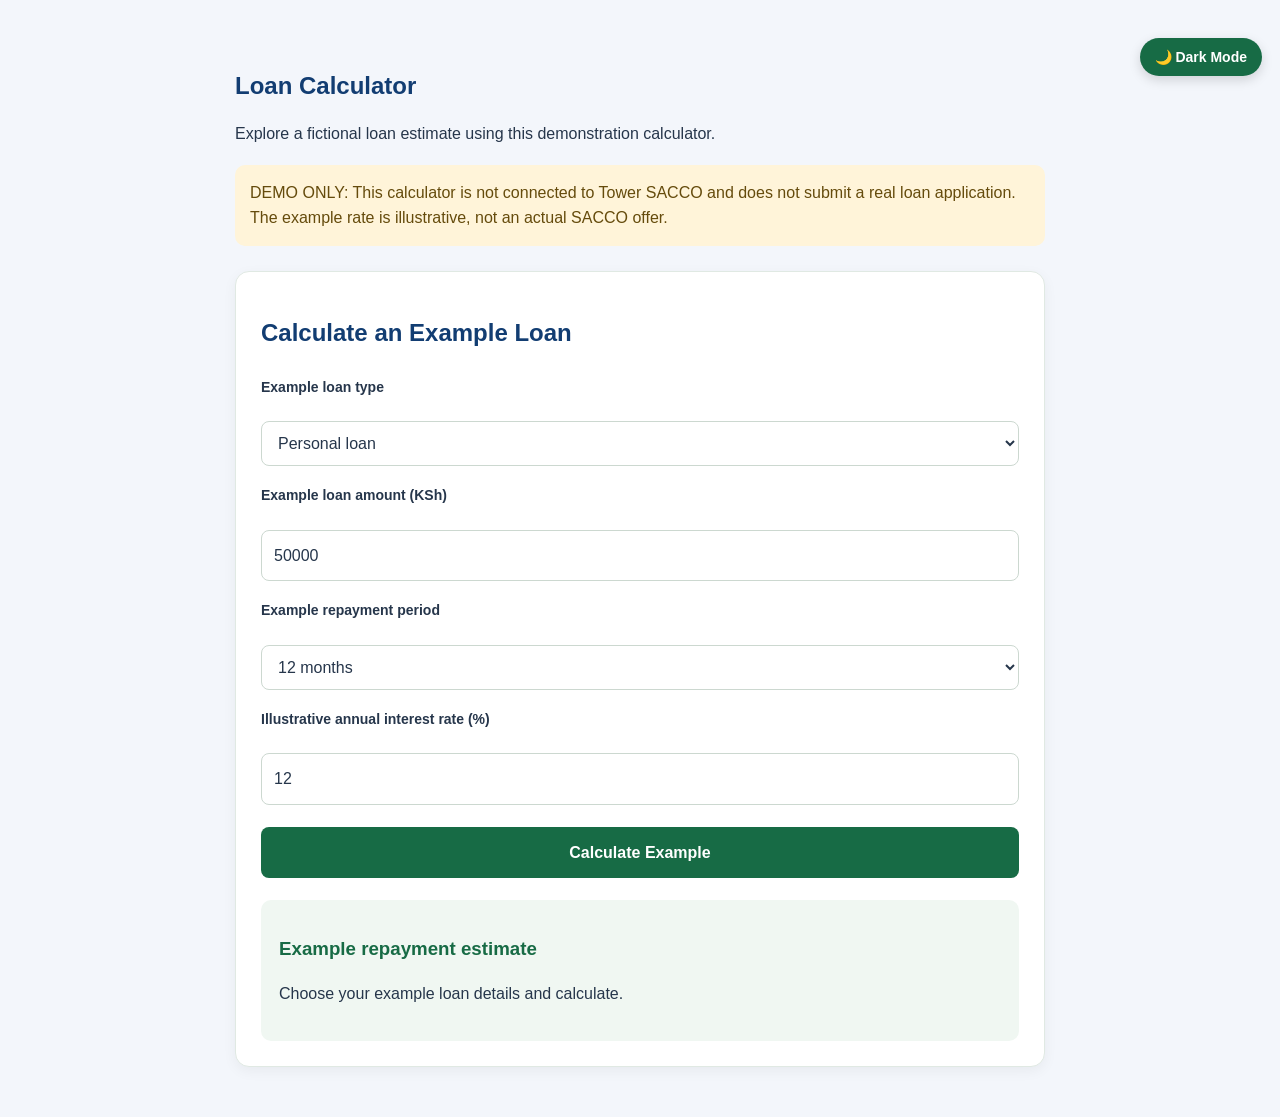
<file: loans.html>
<!DOCTYPE html>
<html lang="en">
<head>
<meta charset="UTF-8">
<meta name="viewport" content="width=device-width, initial-scale=1">
<title>Loans | TOWER SACCO Demo</title>
<style>
body{margin:0;font-family:Arial,sans-serif;background:#f3f6fb;color:#26364b}
header{background:#123d72;color:white;padding:22px 6%;display:flex;justify-content:space-between;flex-wrap:wrap}
header a{color:white;text-decoration:none}
main{max-width:750px;margin:35px auto;padding:20px}
.card{background:white;padding:28px;border-radius:12px;box-shadow:0 4px 16px #0001}
h1,h2{color:#123d72}
label{display:block;margin-top:16px}
input,select,textarea{width:100%;padding:12px;margin-top:7px;border:1px solid #ccd5e0;border-radius:6px;box-sizing:border-box}
button{background:#1769aa;color:white;padding:13px 20px;border:0;border-radius:6px;margin-top:20px;cursor:pointer}
.notice{background:#fff0c7;padding:12px;text-align:center;font-size:13px}
</style>
    <link rel="stylesheet" href="style.css">
</head>
<body>
<main class="loan-demo">
  <section class="loan-heading">
    <h1>Loan Calculator</h1>
    <p>Explore a fictional loan estimate using this demonstration calculator.</p>
    <div class="demo-alert">
      DEMO ONLY: This calculator is not connected to Tower SACCO and does
      not submit a real loan application. The example rate is illustrative,
      not an actual SACCO offer.
    </div>
  </section>

  <section class="loan-panel">
    <h2>Calculate an Example Loan</h2>

    <form id="loan-calculator">
      <label for="loan-type">Example loan type</label>
      <select id="loan-type">
        <option value="Personal">Personal loan</option>
        <option value="Emergency">Emergency loan</option>
        <option value="Development">Development loan</option>
        <option value="Business">Business loan</option>
      </select>

      <label for="loan-amount">Example loan amount (KSh)</label>
      <input id="loan-amount" type="number" min="1000" max="1000000"
             step="1000" value="50000" required>

      <label for="loan-months">Example repayment period</label>
      <select id="loan-months">
        <option value="6">6 months</option>
        <option value="12" selected>12 months</option>
        <option value="24">24 months</option>
        <option value="36">36 months</option>
      </select>

      <label for="loan-rate">Illustrative annual interest rate (%)</label>
      <input id="loan-rate" type="number" min="0" max="50" step="0.5"
             value="12" required>

      <button type="submit">Calculate Example</button>
    </form>

    <div id="loan-result" class="loan-result" aria-live="polite">
      <h3>Example repayment estimate</h3>
      <p>Choose your example loan details and calculate.</p>
    </div>
  </section>
</main>

<style>
.loan-demo {
  max-width: 850px;
  margin: 30px auto;
  padding: 20px;
}
.loan-heading { margin-bottom: 25px; }
.demo-alert {
  margin-top: 18px;
  padding: 15px;
  border-radius: 10px;
  background: #fff4d9;
  color: #654b0c;
  line-height: 1.6;
}
.loan-panel {
  padding: 25px;
  background: #fff;
  border: 1px solid #e0e9e3;
  border-radius: 14px;
  box-shadow: 0 4px 14px rgba(0,0,0,.05);
}
#loan-calculator { display: grid; gap: 10px; }
#loan-calculator label { font-weight: 600; margin-top: 8px; }
#loan-calculator input, #loan-calculator select {
  width: 100%;
  box-sizing: border-box;
  padding: 12px;
  border: 1px solid #ccd8d0;
  border-radius: 8px;
  font: inherit;
}
#loan-calculator button {
  margin-top: 12px;
  padding: 13px;
  border: 0;
  border-radius: 8px;
  background: #176b45;
  color: white;
  font: inherit;
  font-weight: 600;
  cursor: pointer;
}
.loan-result {
  margin-top: 22px;
  padding: 18px;
  border-radius: 10px;
  background: #f0f7f2;
  line-height: 1.7;
}
.loan-result h3 { color: #176b45; }
</style>

<script>
document.getElementById("loan-calculator").addEventListener("submit", function(event) {
  event.preventDefault();

  const amount = Number(document.getElementById("loan-amount").value);
  const months = Number(document.getElementById("loan-months").value);
  const annualRate = Number(document.getElementById("loan-rate").value);
  const type = document.getElementById("loan-type").value;
  const result = document.getElementById("loan-result");

  if (!Number.isFinite(amount) || amount < 1000 || amount > 1000000 ||
      !Number.isFinite(annualRate) || annualRate < 0 || annualRate > 50) {
    result.innerHTML = "<h3>Check your entries</h3><p>Enter a loan amount between KSh 1,000 and KSh 1,000,000 and an annual rate between 0% and 50%.</p>";
    return;
  }

  const monthlyRate = annualRate / 100 / 12;
  const payment = monthlyRate === 0
    ? amount / months
    : amount * monthlyRate / (1 - Math.pow(1 + monthlyRate, -months));

  const total = payment * months;
  const interest = total - amount;
  const fmt = n => n.toLocaleString("en-KE", {
    style: "currency", currency: "KES", maximumFractionDigits: 2
  });

  result.innerHTML = `
    <h3>Illustrative estimate — ${type} loan</h3>
    <p>Example amount: <strong>${fmt(amount)}</strong></p>
    <p>Example period: <strong>${months} months</strong></p>
    <p>Illustrative annual rate: <strong>${annualRate}%</strong></p>
    <p>Estimated monthly payment: <strong>${fmt(payment)}</strong></p>
    <p>Illustrative total interest: <strong>${fmt(interest)}</strong></p>
    <p>Illustrative total repayment: <strong>${fmt(total)}</strong></p>
    <small>This is a mathematical estimate only. Actual loan terms, fees, and repayment methods may differ. No application was submitted.</small>
  `;
});
</script>

    <script src="notifications.js"></script>
    <script src="theme.js"></script>
</body>
</html>
</file>
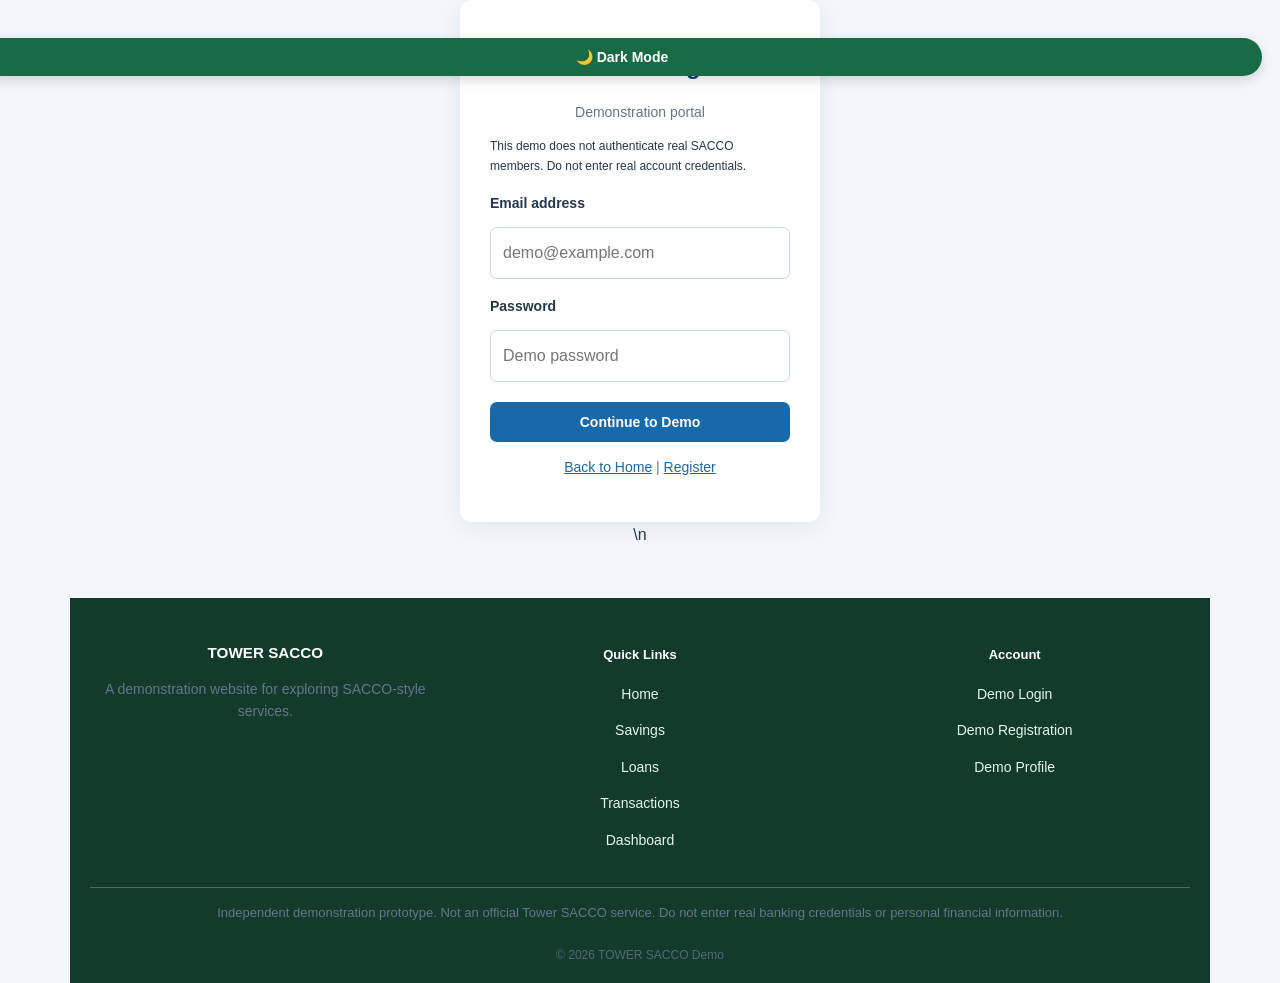
<file: login.html>
<!DOCTYPE html>
<html lang="en">
<head>
<meta charset="UTF-8">
<meta name="viewport" content="width=device-width, initial-scale=1">
<title>Member Login | SACCO Demo</title>
<style>
body{margin:0;font-family:Arial,sans-serif;background:#f2f6fb;display:grid;place-items:center;min-height:100vh}
.box{background:white;width:min(360px,85%);padding:30px;border-radius:12px;box-shadow:0 5px 25px #0001}
h2{color:#123d72;text-align:center}
p{text-align:center;color:#65758b;font-size:14px}
label{display:block;margin-top:16px;font-size:14px}
input{width:100%;padding:12px;margin-top:7px;box-sizing:border-box;border:1px solid #ccd5e0;border-radius:6px}
button{width:100%;padding:13px;background:#1769aa;color:white;border:0;border-radius:6px;margin-top:20px;cursor:pointer;font-weight:bold}
a{color:#1769aa}
.note{font-size:12px;line-height:1.6}
</style>
    <link rel="stylesheet" href="style.css">
</head>
<body>
<div class="box">
<h2>Member Login</h2>
<p>Demonstration portal</p>
<div class="note">This demo does not authenticate real SACCO members. Do not enter real account credentials.</div>
<form id="demoForm">
<label>Email address</label>
<input type="email" placeholder="demo@example.com" required>
<label>Password</label>
<input type="password" placeholder="Demo password" required>
<button type="submit">Continue to Demo</button>
</form>
<p><a href="index.html">Back to Home</a> | <a href="signup.html">Register</a></p>
</div>
<script>
document.getElementById('demoForm').addEventListener('submit',function(e){
e.preventDefault();
alert('This is a demonstration login only. Real authentication has not been configured.');
});
</script>

<script>
document.addEventListener("DOMContentLoaded", function () {
    const nav = document.querySelector("nav");
    if (!nav) return;

    const header = nav.parentElement;
    if (!header) return;

    const button = document.createElement("button");
    button.className = "mobile-menu-toggle";
    button.textContent = "☰ Menu";
    button.setAttribute("aria-expanded", "false");
    button.style.display = "none";
    button.style.margin = "10px 0";
    button.style.padding = "10px 16px";
    button.style.border = "0";
    button.style.borderRadius = "8px";
    button.style.cursor = "pointer";

    header.insertBefore(button, nav);

    function updateMenu() {
        if (window.innerWidth <= 650) {
            button.style.display = "inline-block";
            nav.style.display = button.getAttribute("aria-expanded") === "true" ? "flex" : "none";
            nav.style.flexDirection = "column";
            nav.style.alignItems = "flex-start";
        } else {
            button.style.display = "none";
            nav.style.display = "";
            nav.style.flexDirection = "";
            nav.style.alignItems = "";
        }
    }

    button.addEventListener("click", function () {
        const open = button.getAttribute("aria-expanded") !== "true";
        button.setAttribute("aria-expanded", String(open));
        updateMenu();
    });

    window.addEventListener("resize", updateMenu);
    updateMenu();
});
</script>
\n
<footer class="site-footer">
  <div class="footer-content">
    <div>
      <h3>TOWER SACCO</h3>
      <p>A demonstration website for exploring SACCO-style services.</p>
    </div>
    <div>
      <h4>Quick Links</h4>
      <p><a href="index.html">Home</a></p>
      <p><a href="savings.html">Savings</a></p>
      <p><a href="loans.html">Loans</a></p>
      <p><a href="transactions.html">Transactions</a></p>
      <p><a href="dashboard.html">Dashboard</a></p>
    </div>
    <div>
      <h4>Account</h4>
      <p><a href="login.html">Demo Login</a></p>
      <p><a href="signup.html">Demo Registration</a></p>
      <p><a href="profile.html">Demo Profile</a></p>
    </div>
  </div>
  <p class="footer-notice">
    Independent demonstration prototype. Not an official Tower SACCO service.
    Do not enter real banking credentials or personal financial information.
  </p>
  <p class="footer-copy">&copy; 2026 TOWER SACCO Demo</p>
</footer>

    <script src="notifications.js"></script>
    <script src="theme.js"></script>
</body>
</html>
</file>
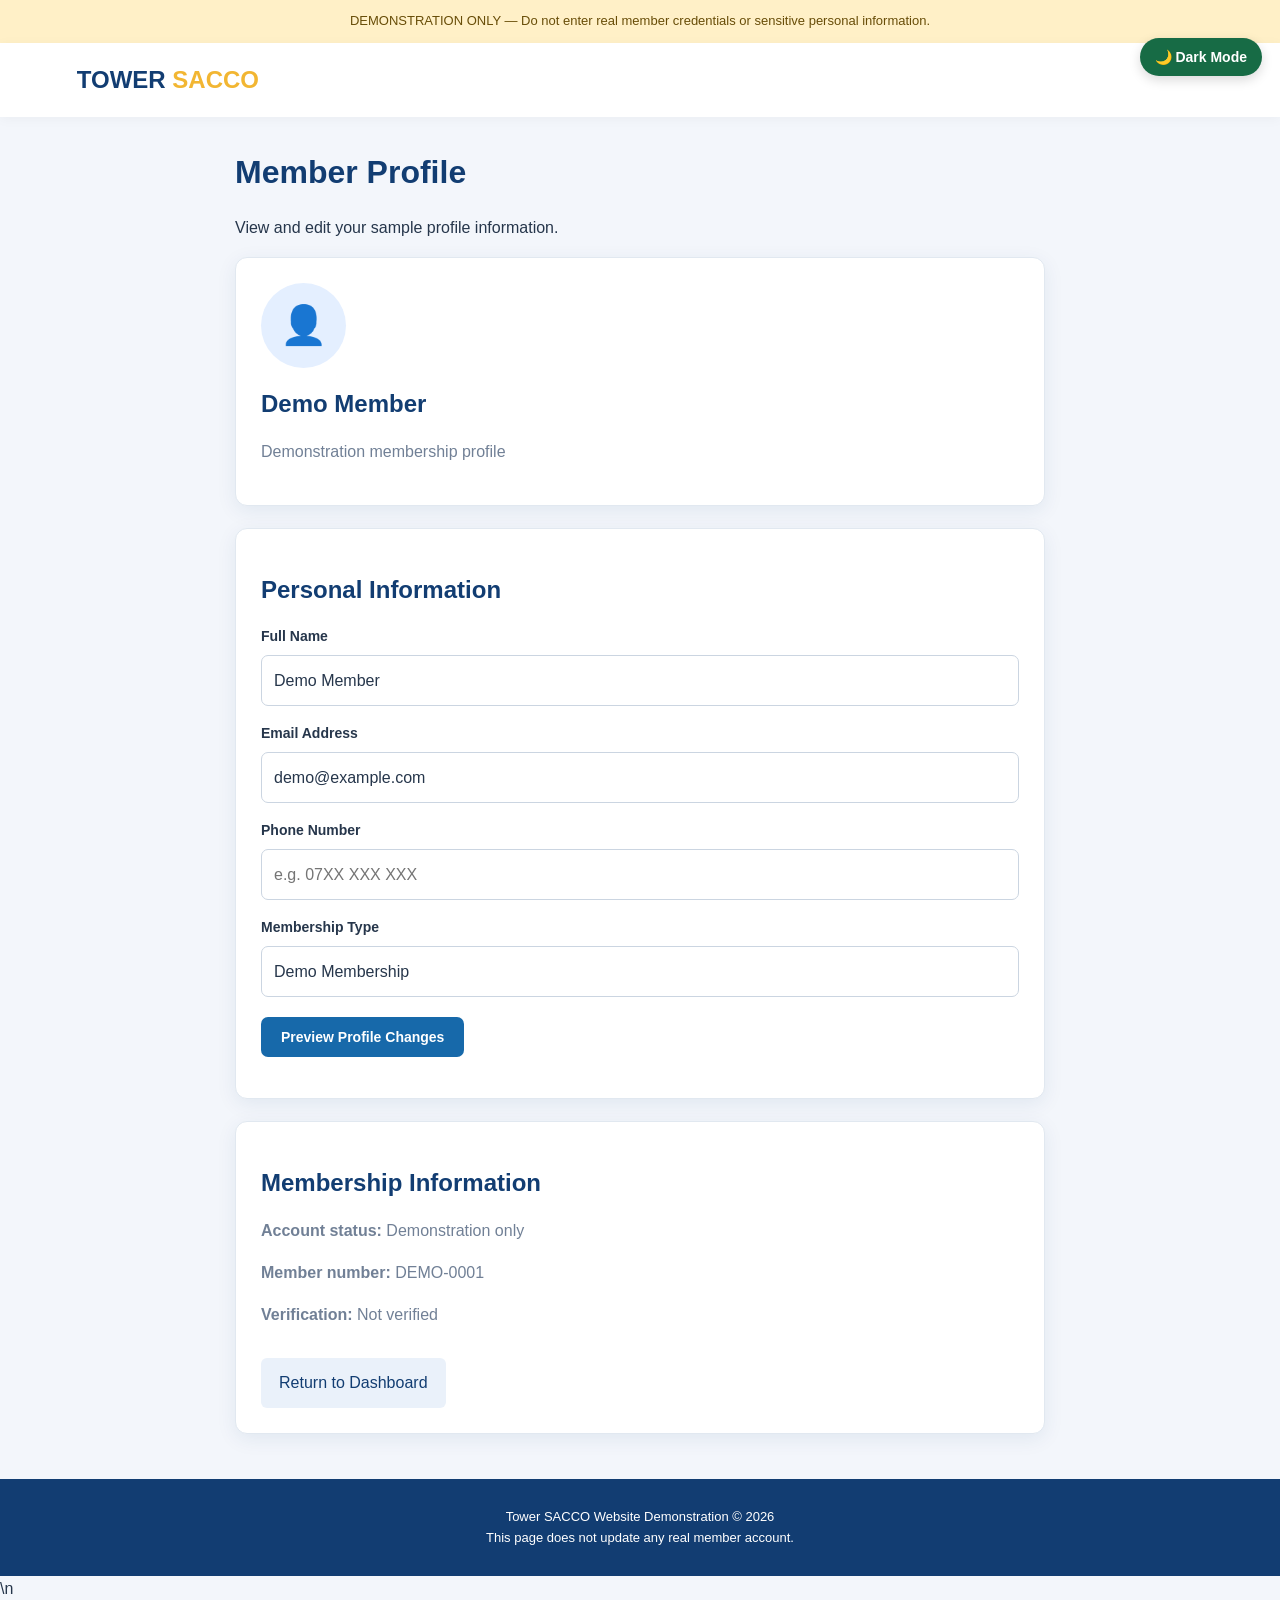
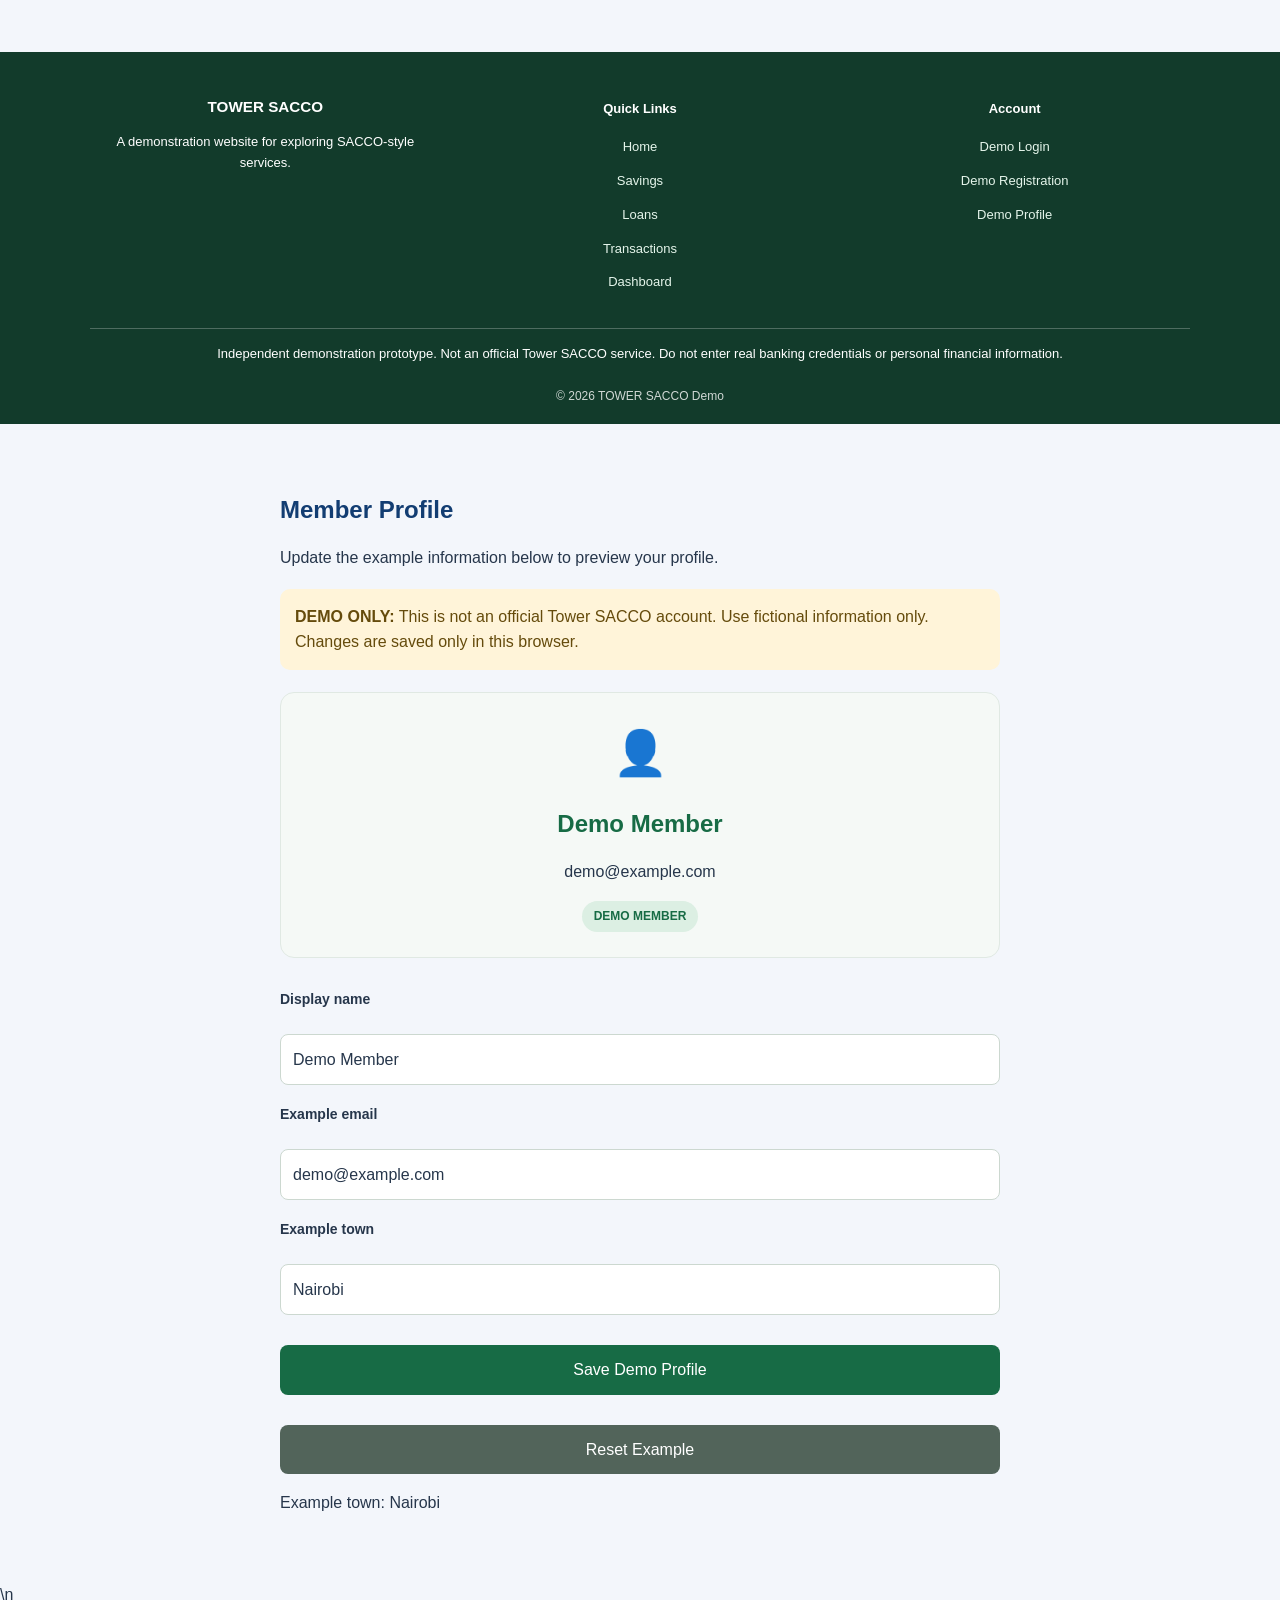
<file: profile.html>
<!DOCTYPE html>
<html lang="en">
<head>
<meta charset="UTF-8">
<meta name="viewport" content="width=device-width, initial-scale=1.0">
<title>Member Profile | Tower SACCO Demo</title>

<style>
:root {
  --navy: #123d72;
  --blue: #1769aa;
  --gold: #f2b632;
  --bg: #f3f6fb;
}

* { box-sizing: border-box; }

body {
  margin: 0;
  font-family: Arial, sans-serif;
  background: var(--bg);
  color: #26364b;
}

header {
  background: var(--navy);
  color: white;
  padding: 20px 6%;
  display: flex;
  justify-content: space-between;
  align-items: center;
  flex-wrap: wrap;
  gap: 15px;
}

.logo {
  font-size: 23px;
  font-weight: bold;
}

.logo span { color: var(--gold); }

header a {
  color: white;
  text-decoration: none;
}

.notice {
  background: #fff0c7;
  color: #684d08;
  text-align: center;
  padding: 12px;
  font-size: 13px;
}

.container {
  max-width: 850px;
  margin: 35px auto;
  padding: 0 20px;
}

h1, h2 { color: var(--navy); }

.card {
  background: white;
  padding: 28px;
  margin-bottom: 22px;
  border-radius: 12px;
  box-shadow: 0 4px 16px #00000008;
}

.avatar {
  width: 85px;
  height: 85px;
  border-radius: 50%;
  background: #e4efff;
  display: grid;
  place-items: center;
  font-size: 38px;
  margin-bottom: 15px;
}

label {
  display: block;
  margin-top: 16px;
  font-weight: bold;
  font-size: 14px;
}

input {
  display: block;
  width: 100%;
  padding: 12px;
  margin-top: 7px;
  border: 1px solid #ccd5e0;
  border-radius: 6px;
  font-size: 15px;
}

button {
  padding: 13px 20px;
  margin-top: 20px;
  border: 0;
  border-radius: 6px;
  background: var(--blue);
  color: white;
  font-weight: bold;
  cursor: pointer;
}

.secondary {
  display: inline-block;
  background: #eaf1fa;
  color: var(--navy);
  padding: 12px 18px;
  border-radius: 6px;
  text-decoration: none;
  margin-top: 15px;
}

footer {
  text-align: center;
  padding: 25px;
  color: #718096;
  font-size: 13px;
}

@media (max-width: 600px) {
  .container { padding: 0 14px; }
  .card { padding: 20px; }
}
</style>
    <link rel="stylesheet" href="style.css">
</head>

<body>

<div class="notice">
DEMONSTRATION ONLY — Do not enter real member credentials or sensitive personal information.
</div>

<header>
  <div class="logo">TOWER <span>SACCO</span></div>
  <a href="dashboard.html">← Dashboard</a>
</header>

<main class="container">

  <h1>Member Profile</h1>
  <p>View and edit your sample profile information.</p>

  <section class="card">
    <div class="avatar">👤</div>
    <h2>Demo Member</h2>
    <p>Demonstration membership profile</p>
  </section>

  <section class="card">
    <h2>Personal Information</h2>

    <form id="profileForm">

      <label for="fullname">Full Name</label>
      <input id="fullname" type="text"
             value="Demo Member" required>

      <label for="email">Email Address</label>
      <input id="email" type="email"
             value="demo@example.com" required>

      <label for="phone">Phone Number</label>
      <input id="phone" type="tel"
             placeholder="e.g. 07XX XXX XXX">

      <label for="membership">Membership Type</label>
      <input id="membership" type="text"
             value="Demo Membership" readonly>

      <button type="submit">Preview Profile Changes</button>

      <p id="message" aria-live="polite"></p>

    </form>
  </section>

  <section class="card">
    <h2>Membership Information</h2>
    <p><strong>Account status:</strong> Demonstration only</p>
    <p><strong>Member number:</strong> DEMO-0001</p>
    <p><strong>Verification:</strong> Not verified</p>
    <a class="secondary" href="dashboard.html">
      Return to Dashboard
    </a>
  </section>

</main>

<footer>
  Tower SACCO Website Demonstration © 2026
  <br>
  This page does not update any real member account.
</footer>

<script>
document.getElementById("profileForm").addEventListener("submit", function(event) {
  event.preventDefault();

  document.getElementById("message").textContent =
    "Preview complete. No information has been saved to a database.";
});
</script>


<script>
document.addEventListener("DOMContentLoaded", function () {
    const nav = document.querySelector("nav");
    if (!nav) return;

    const header = nav.parentElement;
    if (!header) return;

    const button = document.createElement("button");
    button.className = "mobile-menu-toggle";
    button.textContent = "☰ Menu";
    button.setAttribute("aria-expanded", "false");
    button.style.display = "none";
    button.style.margin = "10px 0";
    button.style.padding = "10px 16px";
    button.style.border = "0";
    button.style.borderRadius = "8px";
    button.style.cursor = "pointer";

    header.insertBefore(button, nav);

    function updateMenu() {
        if (window.innerWidth <= 650) {
            button.style.display = "inline-block";
            nav.style.display = button.getAttribute("aria-expanded") === "true" ? "flex" : "none";
            nav.style.flexDirection = "column";
            nav.style.alignItems = "flex-start";
        } else {
            button.style.display = "none";
            nav.style.display = "";
            nav.style.flexDirection = "";
            nav.style.alignItems = "";
        }
    }

    button.addEventListener("click", function () {
        const open = button.getAttribute("aria-expanded") !== "true";
        button.setAttribute("aria-expanded", String(open));
        updateMenu();
    });

    window.addEventListener("resize", updateMenu);
    updateMenu();
});
</script>
\n
<footer class="site-footer">
  <div class="footer-content">
    <div>
      <h3>TOWER SACCO</h3>
      <p>A demonstration website for exploring SACCO-style services.</p>
    </div>
    <div>
      <h4>Quick Links</h4>
      <p><a href="index.html">Home</a></p>
      <p><a href="savings.html">Savings</a></p>
      <p><a href="loans.html">Loans</a></p>
      <p><a href="transactions.html">Transactions</a></p>
      <p><a href="dashboard.html">Dashboard</a></p>
    </div>
    <div>
      <h4>Account</h4>
      <p><a href="login.html">Demo Login</a></p>
      <p><a href="signup.html">Demo Registration</a></p>
      <p><a href="profile.html">Demo Profile</a></p>
    </div>
  </div>
  <p class="footer-notice">
    Independent demonstration prototype. Not an official Tower SACCO service.
    Do not enter real banking credentials or personal financial information.
  </p>
  <p class="footer-copy">&copy; 2026 TOWER SACCO Demo</p>
</footer>


<section id="demo-profile-editor" class="profile-editor">
  <h1>Member Profile</h1>
  <p>Update the example information below to preview your profile.</p>

  <div class="profile-notice">
    <strong>DEMO ONLY:</strong> This is not an official Tower SACCO account.
    Use fictional information only. Changes are saved only in this browser.
  </div>

  <div class="profile-card">
    <div class="profile-avatar" aria-hidden="true">👤</div>
    <h2 id="profile-display-name">Demo Member</h2>
    <p id="profile-display-email">demo@example.com</p>
    <span class="demo-badge">DEMO MEMBER</span>
  </div>

  <form id="profile-edit-form">
    <label for="demo-name">Display name</label>
    <input id="demo-name" type="text" maxlength="60"
           value="Demo Member" required>

    <label for="demo-email">Example email</label>
    <input id="demo-email" type="email" maxlength="100"
           value="demo@example.com" required>

    <label for="demo-location">Example town</label>
    <input id="demo-location" type="text" maxlength="60"
           value="Nairobi" required>

    <button type="submit">Save Demo Profile</button>
    <button type="button" id="reset-demo-profile">Reset Example</button>
  </form>

  <div id="profile-save-message" aria-live="polite"></div>
  <p id="profile-display-location">Example town: Nairobi</p>
</section>

<style>
.profile-editor {
  max-width: 760px;
  margin: 30px auto;
  padding: 20px;
}
.profile-notice {
  margin: 18px 0;
  padding: 15px;
  border-radius: 10px;
  background: #fff4d9;
  color: #654b0c;
  line-height: 1.6;
}
.profile-card {
  text-align: center;
  margin: 22px 0;
  padding: 25px;
  border: 1px solid #e0e9e3;
  border-radius: 14px;
  background: #f5f9f6;
}
.profile-avatar { font-size: 44px; }
.profile-card h2 { color: #176b45; }
.demo-badge {
  display: inline-block;
  padding: 6px 12px;
  border-radius: 20px;
  background: #dcefe3;
  color: #176b45;
  font-size: 12px;
  font-weight: 700;
}
#profile-edit-form { display: grid; gap: 10px; }
#profile-edit-form label { margin-top: 8px; font-weight: 600; }
#profile-edit-form input {
  box-sizing: border-box;
  width: 100%;
  padding: 12px;
  border: 1px solid #ccd8d0;
  border-radius: 8px;
  font: inherit;
}
#profile-edit-form button {
  padding: 12px;
  border: 0;
  border-radius: 8px;
  background: #176b45;
  color: white;
  font: inherit;
  cursor: pointer;
}
#profile-edit-form button[type="button"] {
  background: #52645a;
}
#profile-save-message {
  margin-top: 15px;
  font-weight: 600;
}
</style>

<script>
(function () {
  const storageKey = "towerSaccoDemoProfile";
  const defaults = {
    name: "Demo Member",
    email: "demo@example.com",
    location: "Nairobi"
  };

  const nameInput = document.getElementById("demo-name");
  const emailInput = document.getElementById("demo-email");
  const locationInput = document.getElementById("demo-location");
  const message = document.getElementById("profile-save-message");

  function render(profile) {
    nameInput.value = profile.name;
    emailInput.value = profile.email;
    locationInput.value = profile.location;

    document.getElementById("profile-display-name").textContent = profile.name;
    document.getElementById("profile-display-email").textContent = profile.email;
    document.getElementById("profile-display-location").textContent =
      "Example town: " + profile.location;
  }

  try {
    const saved = localStorage.getItem(storageKey);
    render(saved ? {...defaults, ...JSON.parse(saved)} : defaults);
  } catch (error) {
    render(defaults);
  }

  document.getElementById("profile-edit-form").addEventListener("submit", function (event) {
    event.preventDefault();

    const profile = {
      name: nameInput.value.trim(),
      email: emailInput.value.trim(),
      location: locationInput.value.trim()
    };

    if (!profile.name || !profile.email || !profile.location) {
      message.textContent = "Please complete all fields.";
      return;
    }

    try {
      localStorage.setItem(storageKey, JSON.stringify(profile));
      render(profile);
      message.textContent = "Demo profile saved in this browser.";
    } catch (error) {
      message.textContent = "Browser storage is unavailable. Your changes were not saved.";
    }
  });

  document.getElementById("reset-demo-profile").addEventListener("click", function () {
    try {
      localStorage.removeItem(storageKey);
    } catch (error) {}

    render(defaults);
    message.textContent = "Example profile restored.";
  });
})();
</script>
\n    <script src="notifications.js"></script>
    <script src="theme.js"></script>
</body>
</html>
</file>
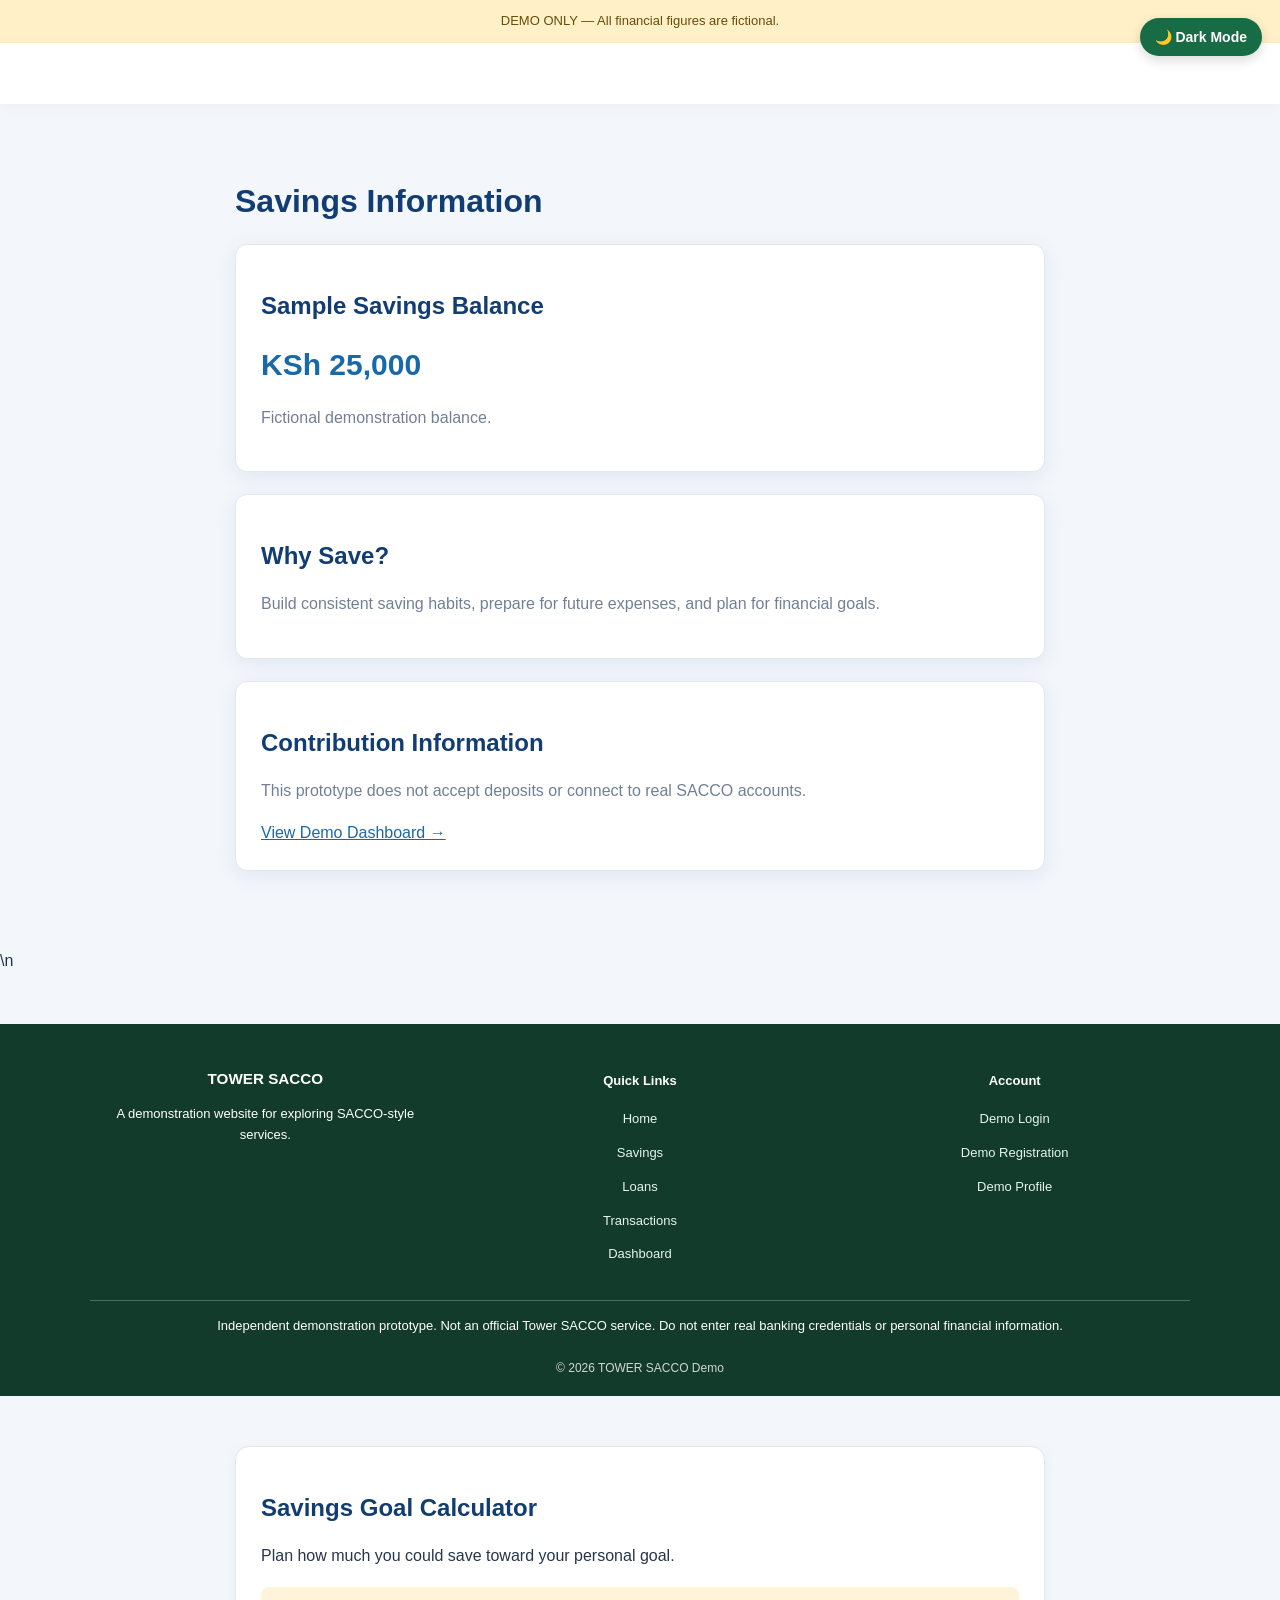
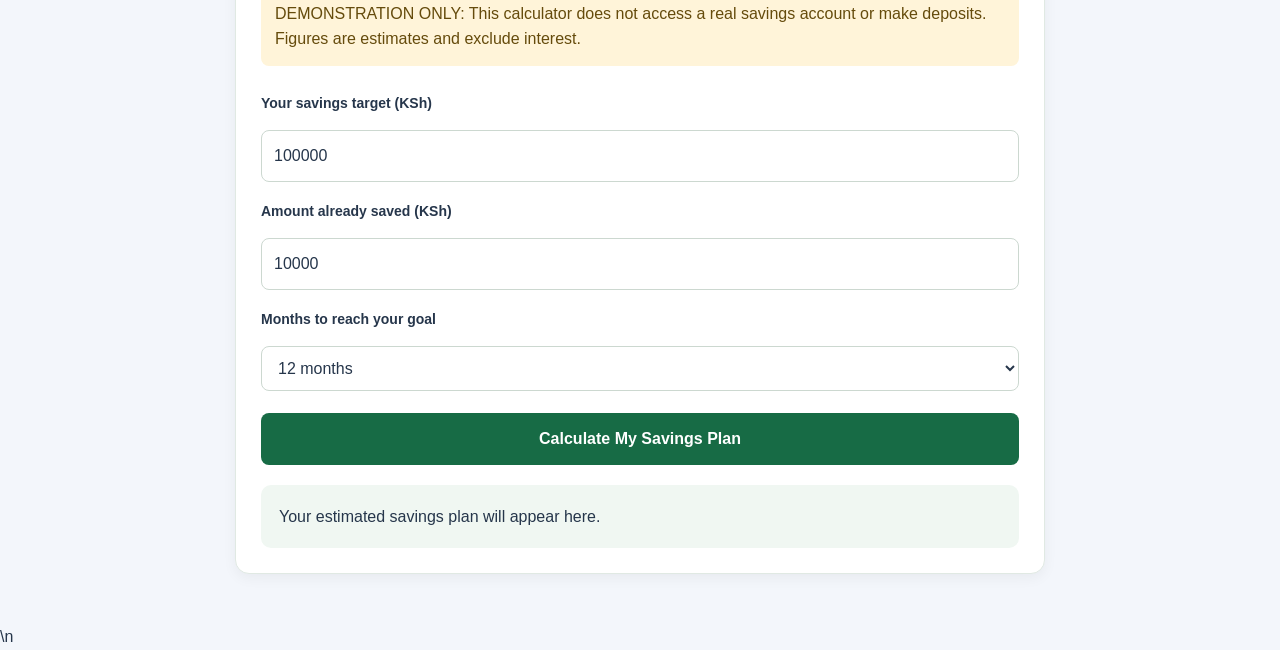
<file: savings.html>
<!DOCTYPE html>
<html lang="en">
<head>
<meta charset="UTF-8">
<meta name="viewport" content="width=device-width, initial-scale=1">
<title>Savings | TOWER SACCO Demo</title>
<style>
body{margin:0;font-family:Arial,sans-serif;background:#f3f6fb;color:#26364b}
header{background:#123d72;color:white;padding:22px 6%;display:flex;justify-content:space-between;flex-wrap:wrap}
header a{color:white;text-decoration:none}
main{max-width:850px;margin:35px auto;padding:20px}
.card{background:white;padding:28px;border-radius:12px;margin-bottom:20px;box-shadow:0 4px 16px #0001}
h1,h2{color:#123d72}
.amount{font-size:30px;font-weight:bold;color:#1769aa}
.notice{background:#fff0c7;padding:12px;text-align:center;font-size:13px}
</style>
    <link rel="stylesheet" href="style.css">
</head>
<body>
<div class="notice">DEMO ONLY — All financial figures are fictional.</div>
<header><strong>TOWER SACCO</strong><a href="index.html">← Home</a></header>
<main>
<h1>Savings Information</h1>
<div class="card">
<h2>Sample Savings Balance</h2>
<div class="amount">KSh 25,000</div>
<p>Fictional demonstration balance.</p>
</div>
<div class="card">
<h2>Why Save?</h2>
<p>Build consistent saving habits, prepare for future expenses, and plan for financial goals.</p>
</div>
<div class="card">
<h2>Contribution Information</h2>
<p>This prototype does not accept deposits or connect to real SACCO accounts.</p>
<a href="dashboard.html">View Demo Dashboard →</a>
</div>
</main>

<script>
document.addEventListener("DOMContentLoaded", function () {
    const nav = document.querySelector("nav");
    if (!nav) return;

    const header = nav.parentElement;
    if (!header) return;

    const button = document.createElement("button");
    button.className = "mobile-menu-toggle";
    button.textContent = "☰ Menu";
    button.setAttribute("aria-expanded", "false");
    button.style.display = "none";
    button.style.margin = "10px 0";
    button.style.padding = "10px 16px";
    button.style.border = "0";
    button.style.borderRadius = "8px";
    button.style.cursor = "pointer";

    header.insertBefore(button, nav);

    function updateMenu() {
        if (window.innerWidth <= 650) {
            button.style.display = "inline-block";
            nav.style.display = button.getAttribute("aria-expanded") === "true" ? "flex" : "none";
            nav.style.flexDirection = "column";
            nav.style.alignItems = "flex-start";
        } else {
            button.style.display = "none";
            nav.style.display = "";
            nav.style.flexDirection = "";
            nav.style.alignItems = "";
        }
    }

    button.addEventListener("click", function () {
        const open = button.getAttribute("aria-expanded") !== "true";
        button.setAttribute("aria-expanded", String(open));
        updateMenu();
    });

    window.addEventListener("resize", updateMenu);
    updateMenu();
});
</script>
\n
<footer class="site-footer">
  <div class="footer-content">
    <div>
      <h3>TOWER SACCO</h3>
      <p>A demonstration website for exploring SACCO-style services.</p>
    </div>
    <div>
      <h4>Quick Links</h4>
      <p><a href="index.html">Home</a></p>
      <p><a href="savings.html">Savings</a></p>
      <p><a href="loans.html">Loans</a></p>
      <p><a href="transactions.html">Transactions</a></p>
      <p><a href="dashboard.html">Dashboard</a></p>
    </div>
    <div>
      <h4>Account</h4>
      <p><a href="login.html">Demo Login</a></p>
      <p><a href="signup.html">Demo Registration</a></p>
      <p><a href="profile.html">Demo Profile</a></p>
    </div>
  </div>
  <p class="footer-notice">
    Independent demonstration prototype. Not an official Tower SACCO service.
    Do not enter real banking credentials or personal financial information.
  </p>
  <p class="footer-copy">&copy; 2026 TOWER SACCO Demo</p>
</footer>


<section id="savings-goal-calculator" class="goal-section">
  <div class="goal-panel">
    <h2>Savings Goal Calculator</h2>
    <p>Plan how much you could save toward your personal goal.</p>

    <div class="goal-notice">
      DEMONSTRATION ONLY: This calculator does not access a real savings
      account or make deposits. Figures are estimates and exclude interest.
    </div>

    <form id="goal-form">
      <label for="goal-amount">Your savings target (KSh)</label>
      <input id="goal-amount" type="number" min="1" max="100000000"
             value="100000" required>

      <label for="goal-current">Amount already saved (KSh)</label>
      <input id="goal-current" type="number" min="0" max="100000000"
             value="10000" required>

      <label for="goal-months">Months to reach your goal</label>
      <select id="goal-months">
        <option value="3">3 months</option>
        <option value="6">6 months</option>
        <option value="12" selected>12 months</option>
        <option value="18">18 months</option>
        <option value="24">24 months</option>
        <option value="36">36 months</option>
        <option value="60">60 months</option>
      </select>

      <button type="submit">Calculate My Savings Plan</button>
    </form>

    <div id="goal-result" class="goal-result" aria-live="polite">
      Your estimated savings plan will appear here.
    </div>
  </div>
</section>

<style>
.goal-section {
  max-width: 850px;
  margin: 30px auto;
  padding: 20px;
}
.goal-panel {
  padding: 25px;
  border: 1px solid #e0e9e3;
  border-radius: 14px;
  background: #fff;
  box-shadow: 0 4px 14px rgba(0,0,0,.05);
}
.goal-notice {
  margin: 18px 0;
  padding: 14px;
  background: #fff4d9;
  color: #654b0c;
  border-radius: 8px;
  line-height: 1.6;
}
#goal-form { display: grid; gap: 10px; }
#goal-form label { margin-top: 8px; font-weight: 600; }
#goal-form input, #goal-form select {
  box-sizing: border-box;
  width: 100%;
  padding: 12px;
  border: 1px solid #ccd8d0;
  border-radius: 8px;
  font: inherit;
}
#goal-form button {
  margin-top: 12px;
  padding: 13px;
  border: 0;
  border-radius: 8px;
  background: #176b45;
  color: #fff;
  font: inherit;
  font-weight: 600;
  cursor: pointer;
}
.goal-result {
  margin-top: 20px;
  padding: 18px;
  border-radius: 10px;
  background: #f0f7f2;
  line-height: 1.7;
}
.goal-result strong { color: #176b45; }
</style>

<script>
document.getElementById("goal-form").addEventListener("submit", function(event) {
  event.preventDefault();

  const target = Number(document.getElementById("goal-amount").value);
  const current = Number(document.getElementById("goal-current").value);
  const months = Number(document.getElementById("goal-months").value);
  const result = document.getElementById("goal-result");

  if (!Number.isFinite(target) || !Number.isFinite(current) ||
      target <= 0 || target > 100000000 ||
      current < 0 || current > 100000000) {
    result.textContent = "Please enter valid amounts within the permitted range.";
    return;
  }

  const remaining = Math.max(0, target - current);
  const monthly = remaining / months;
  const fmt = value => "KSh " + value.toLocaleString("en-KE", {
    maximumFractionDigits: 2
  });

  result.innerHTML = `
    <h3>Your Example Savings Plan</h3>
    <p>Target: <strong>${fmt(target)}</strong></p>
    <p>Already saved: <strong>${fmt(current)}</strong></p>
    <p>Remaining amount: <strong>${fmt(remaining)}</strong></p>
    <p>Time available: <strong>${months} months</strong></p>
    <p>Suggested monthly saving: <strong>${fmt(monthly)}</strong></p>
    <small>This estimate assumes regular contributions and no interest, fees, or withdrawals.</small>
  `;
});
</script>
\n    <script src="notifications.js"></script>
    <script src="theme.js"></script>
</body>
</html>
</file>
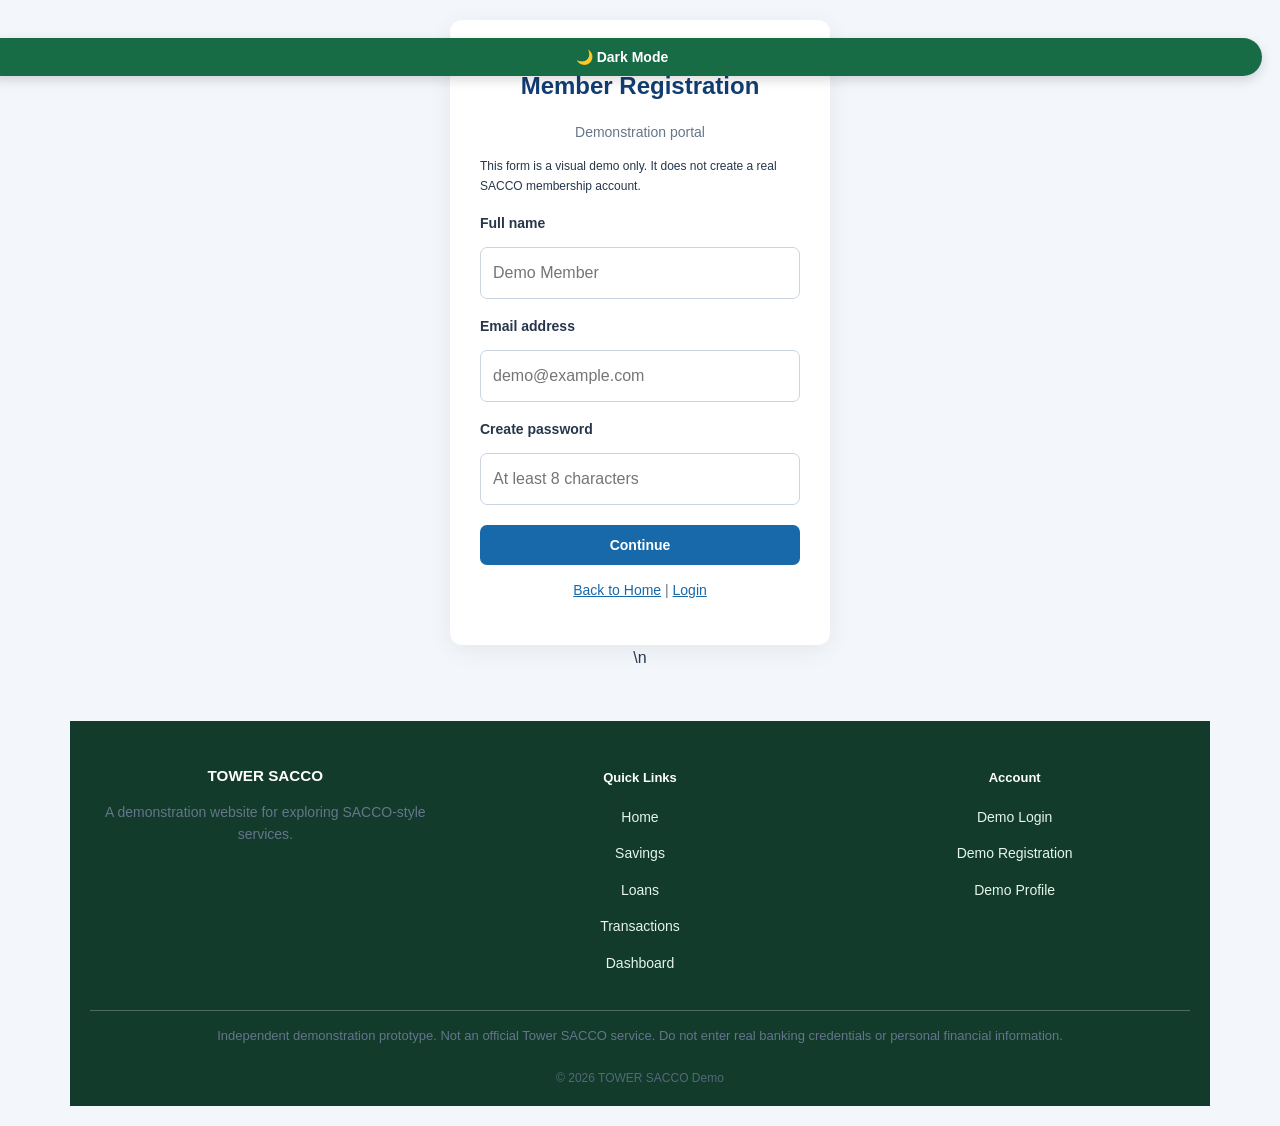
<file: signup.html>
<!DOCTYPE html>
<html lang="en">
<head>
<meta charset="UTF-8">
<meta name="viewport" content="width=device-width, initial-scale=1">
<title>Registration | SACCO Demo</title>
<style>
body{margin:0;font-family:Arial,sans-serif;background:#f2f6fb;display:grid;place-items:center;min-height:100vh;padding:20px 0}
.box{background:white;width:min(380px,85%);padding:30px;border-radius:12px;box-shadow:0 5px 25px #0001}
h2{color:#123d72;text-align:center}
p{text-align:center;color:#65758b;font-size:14px}
label{display:block;margin-top:14px;font-size:14px}
input{width:100%;padding:12px;margin-top:7px;box-sizing:border-box;border:1px solid #ccd5e0;border-radius:6px}
button{width:100%;padding:13px;background:#1769aa;color:white;border:0;border-radius:6px;margin-top:20px;cursor:pointer;font-weight:bold}
a{color:#1769aa}
.note{font-size:12px;line-height:1.6}
</style>
    <link rel="stylesheet" href="style.css">
</head>
<body>
<div class="box">
<h2>Member Registration</h2>
<p>Demonstration portal</p>
<div class="note">This form is a visual demo only. It does not create a real SACCO membership account.</div>
<form id="demoForm">
<label>Full name</label>
<input type="text" placeholder="Demo Member" required>
<label>Email address</label>
<input type="email" placeholder="demo@example.com" required>
<label>Create password</label>
<input type="password" minlength="8" placeholder="At least 8 characters" required>
<button type="submit">Continue</button>
</form>
<p><a href="index.html">Back to Home</a> | <a href="login.html">Login</a></p>
</div>
<script>
document.getElementById('demoForm').addEventListener('submit',function(e){
e.preventDefault();
alert('This is a demonstration form. No account has been created.');
});
</script>

<script>
document.addEventListener("DOMContentLoaded", function () {
    const nav = document.querySelector("nav");
    if (!nav) return;

    const header = nav.parentElement;
    if (!header) return;

    const button = document.createElement("button");
    button.className = "mobile-menu-toggle";
    button.textContent = "☰ Menu";
    button.setAttribute("aria-expanded", "false");
    button.style.display = "none";
    button.style.margin = "10px 0";
    button.style.padding = "10px 16px";
    button.style.border = "0";
    button.style.borderRadius = "8px";
    button.style.cursor = "pointer";

    header.insertBefore(button, nav);

    function updateMenu() {
        if (window.innerWidth <= 650) {
            button.style.display = "inline-block";
            nav.style.display = button.getAttribute("aria-expanded") === "true" ? "flex" : "none";
            nav.style.flexDirection = "column";
            nav.style.alignItems = "flex-start";
        } else {
            button.style.display = "none";
            nav.style.display = "";
            nav.style.flexDirection = "";
            nav.style.alignItems = "";
        }
    }

    button.addEventListener("click", function () {
        const open = button.getAttribute("aria-expanded") !== "true";
        button.setAttribute("aria-expanded", String(open));
        updateMenu();
    });

    window.addEventListener("resize", updateMenu);
    updateMenu();
});
</script>
\n
<footer class="site-footer">
  <div class="footer-content">
    <div>
      <h3>TOWER SACCO</h3>
      <p>A demonstration website for exploring SACCO-style services.</p>
    </div>
    <div>
      <h4>Quick Links</h4>
      <p><a href="index.html">Home</a></p>
      <p><a href="savings.html">Savings</a></p>
      <p><a href="loans.html">Loans</a></p>
      <p><a href="transactions.html">Transactions</a></p>
      <p><a href="dashboard.html">Dashboard</a></p>
    </div>
    <div>
      <h4>Account</h4>
      <p><a href="login.html">Demo Login</a></p>
      <p><a href="signup.html">Demo Registration</a></p>
      <p><a href="profile.html">Demo Profile</a></p>
    </div>
  </div>
  <p class="footer-notice">
    Independent demonstration prototype. Not an official Tower SACCO service.
    Do not enter real banking credentials or personal financial information.
  </p>
  <p class="footer-copy">&copy; 2026 TOWER SACCO Demo</p>
</footer>

    <script src="notifications.js"></script>
    <script src="theme.js"></script>
</body>
</html>
</file>
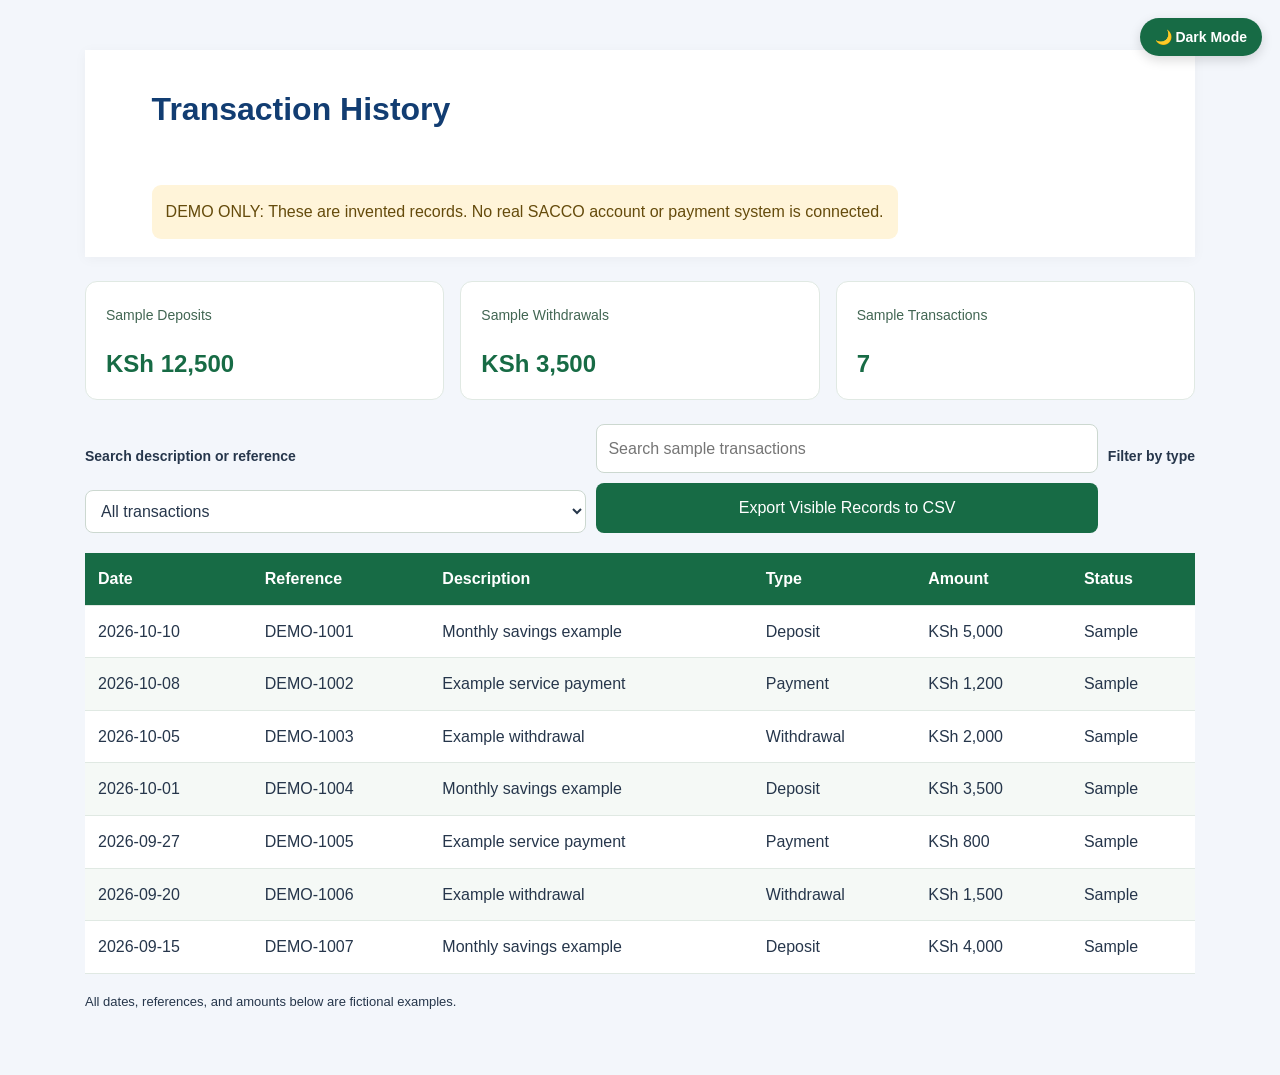
<file: transactions.html>
<!DOCTYPE html>
<html lang="en">
<head>
<meta charset="UTF-8">
<meta name="viewport" content="width=device-width, initial-scale=1">
<title>Transactions | TOWER SACCO Demo</title>
<style>
body{margin:0;font-family:Arial,sans-serif;background:#f3f6fb;color:#26364b}
header{background:#123d72;color:white;padding:22px 6%;display:flex;justify-content:space-between;flex-wrap:wrap}
header a{color:white;text-decoration:none}
main{max-width:900px;margin:35px auto;padding:20px}
.card{background:white;padding:25px;border-radius:12px;overflow-x:auto}
h1{color:#123d72}
table{width:100%;border-collapse:collapse;min-width:480px}
th,td{padding:14px;text-align:left;border-bottom:1px solid #e1e7ef}
th{color:#123d72}
.notice{background:#fff0c7;padding:12px;text-align:center;font-size:13px}
</style>
    <link rel="stylesheet" href="style.css">
</head>
<body>
<main class="transactions-page">
  <header class="transactions-heading">
    <h1>Transaction History</h1>
    <p>Review fictional transactions for the website demonstration.</p>
    <div class="transactions-notice">
      DEMO ONLY: These are invented records. No real SACCO account or payment
      system is connected.
    </div>
  </header>

  <section class="transaction-summary">
    <article class="transaction-card">
      <span>Sample Deposits</span>
      <h2 id="deposit-total">KSh 0</h2>
    </article>
    <article class="transaction-card">
      <span>Sample Withdrawals</span>
      <h2 id="withdrawal-total">KSh 0</h2>
    </article>
    <article class="transaction-card">
      <span>Sample Transactions</span>
      <h2 id="transaction-count">0</h2>
    </article>
  </section>

  <section class="transaction-tools">
    <label for="transaction-search">Search description or reference</label>
    <input id="transaction-search" type="search"
           placeholder="Search sample transactions">

    <label for="transaction-filter">Filter by type</label>
    <select id="transaction-filter">
      <option value="all">All transactions</option>
      <option value="Deposit">Deposits</option>
      <option value="Withdrawal">Withdrawals</option>
      <option value="Payment">Payments</option>
    </select>

    <button id="export-transactions" type="button">Export Visible Records to CSV</button>
  </section>

  <div class="table-wrap">
    <table class="transaction-table">
      <thead>
        <tr>
          <th>Date</th>
          <th>Reference</th>
          <th>Description</th>
          <th>Type</th>
          <th>Amount</th>
          <th>Status</th>
        </tr>
      </thead>
      <tbody id="transaction-rows"></tbody>
    </table>
  </div>

  <p id="transaction-empty" hidden>No sample transactions match your search.</p>
  <p class="transaction-disclaimer">All dates, references, and amounts below are fictional examples.</p>
</main>

<style>
.transactions-page { max-width: 1150px; margin: 30px auto; padding: 20px; }
.transactions-heading { margin-bottom: 24px; }
.transactions-notice {
  margin-top: 15px; padding: 14px; border-radius: 9px;
  background: #fff4d9; color: #654b0c; line-height: 1.6;
}
.transaction-summary {
  display: grid; grid-template-columns: repeat(auto-fit, minmax(190px, 1fr));
  gap: 16px; margin-bottom: 24px;
}
.transaction-card {
  padding: 20px; border: 1px solid #e0e9e3; border-radius: 12px;
  background: #fff;
}
.transaction-card span { color: #426653; font-size: 14px; }
.transaction-card h2 { color: #176b45; margin-bottom: 0; }
.transaction-tools {
  display: grid; grid-template-columns: 1fr 1fr auto;
  gap: 10px; align-items: end; margin: 20px 0;
}
.transaction-tools label { font-weight: 600; }
.transaction-tools input, .transaction-tools select {
  box-sizing: border-box; width: 100%; padding: 11px;
  border: 1px solid #ccd8d0; border-radius: 8px; font: inherit;
}
.transaction-tools button {
  padding: 12px; border: 0; border-radius: 8px;
  background: #176b45; color: #fff; font: inherit; cursor: pointer;
}
.table-wrap { overflow-x: auto; }
.transaction-table { width: 100%; border-collapse: collapse; background: #fff; }
.transaction-table th, .transaction-table td {
  text-align: left; padding: 13px; border-bottom: 1px solid #e0e9e3;
  white-space: nowrap;
}
.transaction-table th { background: #176b45; color: #fff; }
.transaction-table tr:nth-child(even) { background: #f5f9f6; }
.transaction-disclaimer { font-size: 13px; margin-top: 18px; }
@media(max-width:700px) {
  .transaction-tools { grid-template-columns: 1fr; }
}
</style>

<script>
const sampleTransactions = [
  {date:"2026-10-10", ref:"DEMO-1001", description:"Monthly savings example", type:"Deposit", amount:5000, status:"Sample"},
  {date:"2026-10-08", ref:"DEMO-1002", description:"Example service payment", type:"Payment", amount:1200, status:"Sample"},
  {date:"2026-10-05", ref:"DEMO-1003", description:"Example withdrawal", type:"Withdrawal", amount:2000, status:"Sample"},
  {date:"2026-10-01", ref:"DEMO-1004", description:"Monthly savings example", type:"Deposit", amount:3500, status:"Sample"},
  {date:"2026-09-27", ref:"DEMO-1005", description:"Example service payment", type:"Payment", amount:800, status:"Sample"},
  {date:"2026-09-20", ref:"DEMO-1006", description:"Example withdrawal", type:"Withdrawal", amount:1500, status:"Sample"},
  {date:"2026-09-15", ref:"DEMO-1007", description:"Monthly savings example", type:"Deposit", amount:4000, status:"Sample"}
];

const money = n => "KSh " + n.toLocaleString("en-KE", {maximumFractionDigits:2});
const searchBox = document.getElementById("transaction-search");
const filterBox = document.getElementById("transaction-filter");
const rows = document.getElementById("transaction-rows");
const empty = document.getElementById("transaction-empty");

document.getElementById("deposit-total").textContent =
  money(sampleTransactions.filter(t => t.type === "Deposit").reduce((s,t) => s+t.amount,0));
document.getElementById("withdrawal-total").textContent =
  money(sampleTransactions.filter(t => t.type === "Withdrawal").reduce((s,t) => s+t.amount,0));
document.getElementById("transaction-count").textContent = sampleTransactions.length;

function visibleTransactions() {
  const query = searchBox.value.trim().toLowerCase();
  const type = filterBox.value;
  return sampleTransactions.filter(t => {
    const matchesText = [t.date,t.ref,t.description,t.type,t.status].join(" ").toLowerCase().includes(query);
    return matchesText && (type === "all" || t.type === type);
  });
}

function renderTransactions() {
  const data = visibleTransactions();
  rows.replaceChildren();

  for (const t of data) {
    const tr = document.createElement("tr");
    [t.date,t.ref,t.description,t.type,money(t.amount),t.status].forEach(value => {
      const td = document.createElement("td");
      td.textContent = value;
      tr.appendChild(td);
    });
    rows.appendChild(tr);
  }

  empty.hidden = data.length !== 0;
}

searchBox.addEventListener("input", renderTransactions);
filterBox.addEventListener("change", renderTransactions);

document.getElementById("export-transactions").addEventListener("click", function() {
  const data = visibleTransactions();
  const csvCell = value => '"' + String(value).replace(/"/g, '""') + '"';
  const lines = [
    ["Date","Reference","Description","Type","Amount_KSh","Status"],
    ...data.map(t => [t.date,t.ref,t.description,t.type,t.amount,t.status])
  ].map(row => row.map(csvCell).join(",")).join("\r\n");

  const blob = new Blob(["\uFEFF" + lines], {type:"text/csv;charset=utf-8;"});
  const url = URL.createObjectURL(blob);
  const link = document.createElement("a");
  link.href = url;
  link.download = "tower-sacco-demo-transactions.csv";
  link.click();
  URL.revokeObjectURL(url);
});

renderTransactions();
</script>

    <script src="notifications.js"></script>
    <script src="theme.js"></script>
</body>
</html>
</file>
<file: style.css>
:root {
  --primary: #123d72;
  --secondary: #1769aa;
  --accent: #f2b632;
  --background: #f3f6fb;
  --surface: #ffffff;
  --text: #26364b;
  --muted: #718096;
  --border: #e1e8f0;
  --radius: 12px;
  --shadow: 0 5px 20px rgba(18, 61, 114, 0.08);
}

* {
  box-sizing: border-box;
}

html {
  scroll-behavior: smooth;
}

body {
  margin: 0;
  font-family: Arial, Helvetica, sans-serif;
  background: var(--background);
  color: var(--text);
  line-height: 1.6;
}

img {
  max-width: 100%;
  height: auto;
}

a {
  color: var(--secondary);
}

header {
  background: var(--surface);
  padding: 18px 6%;
  display: flex;
  align-items: center;
  justify-content: space-between;
  flex-wrap: wrap;
  gap: 18px;
  box-shadow: 0 2px 12px rgba(0, 0, 0, 0.04);
}

.logo,
.brand {
  font-size: 24px;
  font-weight: 800;
  color: var(--primary);
  text-decoration: none;
}

.logo span,
.brand span {
  color: var(--accent);
}

nav {
  display: flex;
  flex-wrap: wrap;
  align-items: center;
  gap: 18px;
}

nav a {
  color: var(--primary);
  font-size: 14px;
  font-weight: 700;
  text-decoration: none;
}

nav a:hover {
  color: var(--secondary);
}

main,
.container {
  width: min(1150px, 92%);
  margin: 35px auto;
}

h1,
h2,
h3 {
  color: var(--primary);
  line-height: 1.3;
}

button,
.button {
  display: inline-block;
  padding: 12px 20px;
  border: 0;
  border-radius: 7px;
  background: var(--secondary);
  color: white;
  text-decoration: none;
  font-size: 14px;
  font-weight: 700;
  cursor: pointer;
  transition: transform 0.2s, opacity 0.2s;
}

button:hover,
.button:hover {
  transform: translateY(-1px);
  opacity: 0.92;
}

.button-gold {
  background: var(--accent);
  color: #17263a;
}

.card,
.panel,
.info,
.section {
  background: var(--surface);
  padding: 25px;
  margin-bottom: 22px;
  border: 1px solid var(--border);
  border-radius: var(--radius);
  box-shadow: var(--shadow);
}

.cards {
  display: grid;
  grid-template-columns: repeat(auto-fit, minmax(220px, 1fr));
  gap: 20px;
}

.card p {
  color: var(--muted);
}

label {
  display: block;
  margin: 16px 0 6px;
  font-weight: 700;
  font-size: 14px;
}

input,
select,
textarea {
  width: 100%;
  padding: 12px;
  border: 1px solid #cbd5e1;
  border-radius: 7px;
  background: white;
  color: var(--text);
  font: inherit;
}

input:focus,
select:focus,
textarea:focus {
  outline: 2px solid #93c5fd;
  border-color: var(--secondary);
}

table {
  width: 100%;
  border-collapse: collapse;
}

th,
td {
  padding: 13px;
  border-bottom: 1px solid var(--border);
  text-align: left;
}

th {
  color: var(--primary);
}

.notice {
  padding: 11px 16px;
  background: #fff0c7;
  color: #684d08;
  text-align: center;
  font-size: 13px;
}

footer {
  margin-top: 45px;
  padding: 28px 6%;
  background: var(--primary);
  color: white;
  text-align: center;
  font-size: 13px;
}

footer a {
  color: white;
}

@media (max-width: 650px) {
  header {
    padding: 18px 5%;
  }

  nav {
    gap: 12px;
  }

  main,
  .container {
    width: 92%;
    margin: 24px auto;
  }

  .card,
  .panel,
  .info,
  .section {
    padding: 19px;
  }

  table {
    min-width: 480px;
  }
}


.site-footer {
  margin-top: 50px;
  padding: 30px 20px 18px;
  background: #123b2b;
  color: #fff;
}
.footer-content {
  max-width: 1100px;
  margin: auto;
  display: grid;
  grid-template-columns: repeat(auto-fit, minmax(190px, 1fr));
  gap: 24px;
}
.site-footer h3, .site-footer h4 { color: #fff; }
.site-footer a { color: #e5f5eb; text-decoration: none; }
.site-footer a:hover { text-decoration: underline; }
.footer-notice, .footer-copy {
  max-width: 1100px;
  margin: 22px auto 0;
  line-height: 1.6;
}
.footer-notice {
  padding-top: 15px;
  border-top: 1px solid rgba(255,255,255,.25);
  font-size: 13px;
}
.footer-copy { font-size: 12px; opacity: .8; }
</file>
